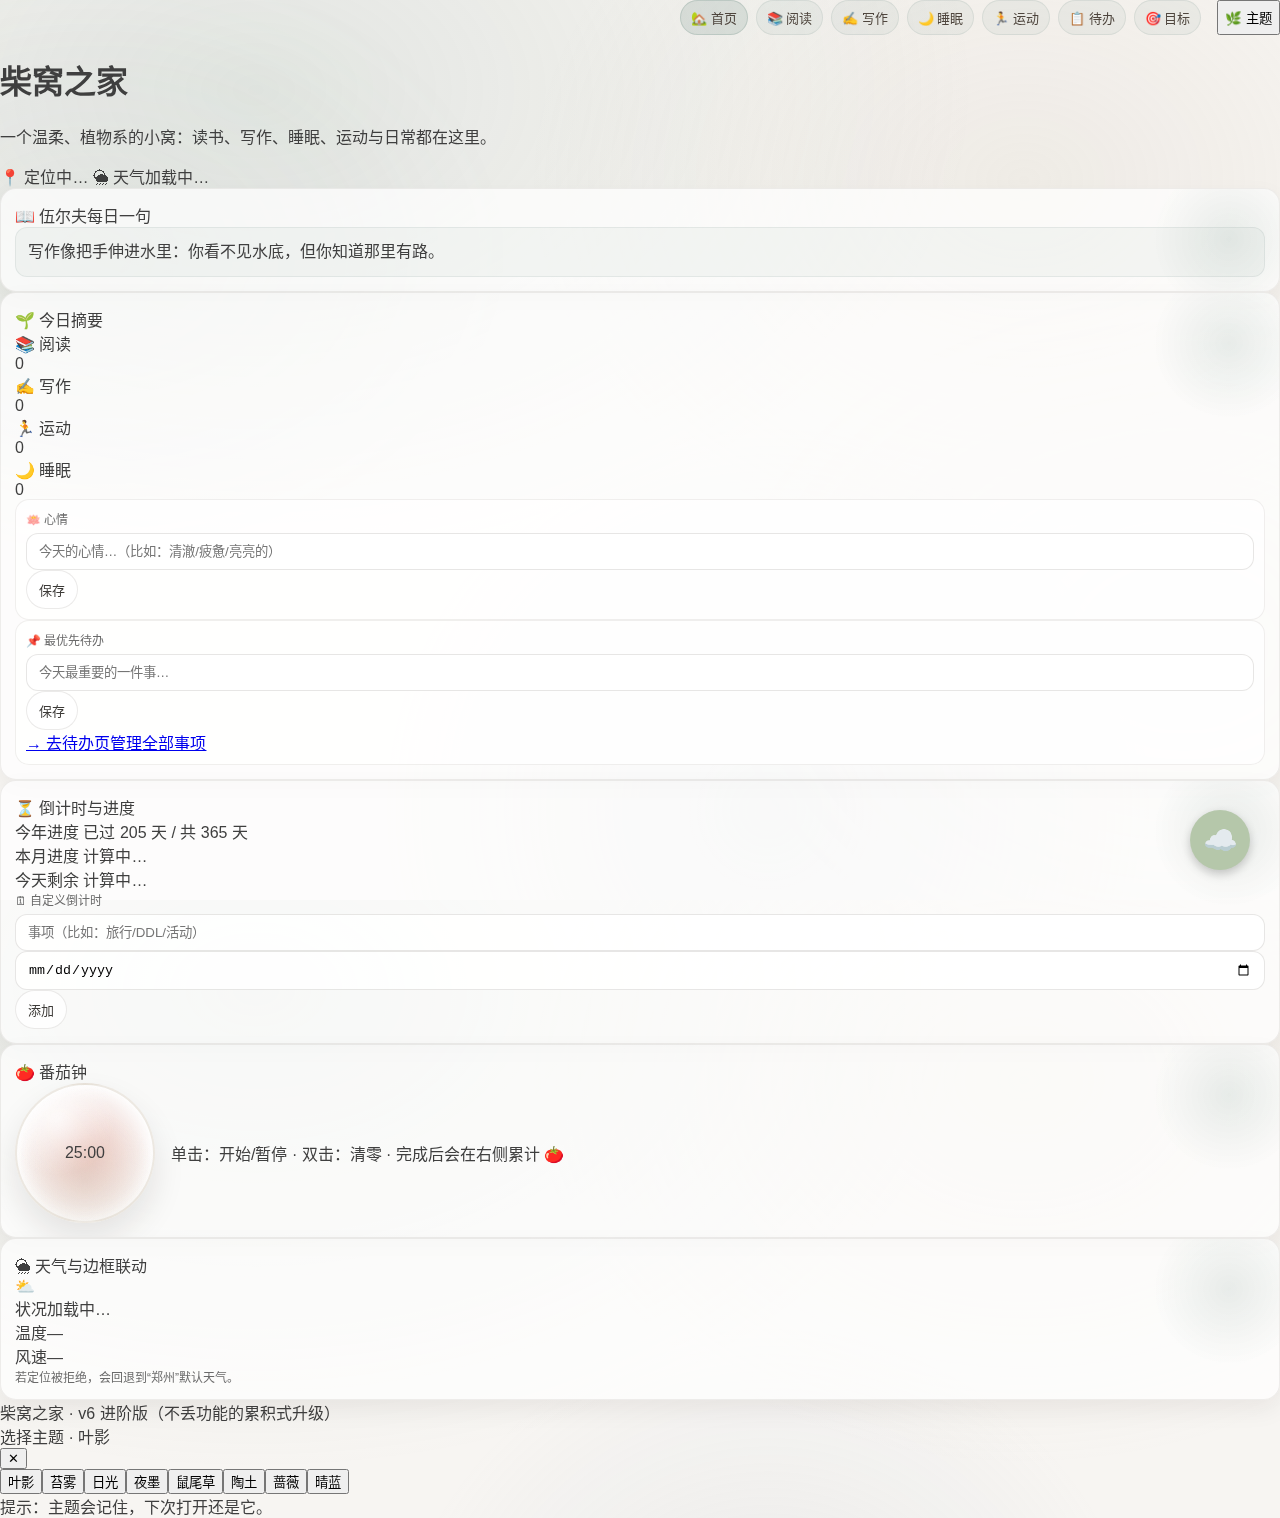
<file: index.html>
<!doctype html>
<html lang="zh-CN">
<head>
  <meta charset="utf-8" />
  <meta name="viewport" content="width=device-width,initial-scale=1" />
  <title>柴窝之家 · 首页</title>
  <link rel="stylesheet" href="style.css" />
  <link rel="stylesheet" href="chatbot.css" />
  <link rel="manifest" href="manifest.json" />
  <meta name="theme-color" content="#2f6b53" />
  <link rel="icon" href="icons/icon-192.png" />
  <link rel="apple-touch-icon" href="icons/icon-192.png" />

  <script defer src="themePicker.js"></script>
  <script defer src="pwa.js"></script>
  <script defer src="main.js"></script>
  <script defer src="chatbot.js"></script>
</head>
<body class="theme-leaf">
  <div class="border-frame" aria-hidden="true">
    <div class="border-pattern"></div>
    <div class="weather-ornaments" id="weatherOrnaments" aria-hidden="true"></div>
  </div>

  <div class="page">
    <nav class="top-nav">
  <a href="index.html" class="nav-item" data-nav="home">🏡 首页</a>
  <a href="reading.html" class="nav-item" data-nav="reading">📚 阅读</a>
  <a href="writing.html" class="nav-item" data-nav="writing">✍️ 写作</a>
  <a href="sleep.html" class="nav-item" data-nav="sleep">🌙 睡眠</a>
  <a href="exercise.html" class="nav-item" data-nav="exercise">🏃 运动</a>
  <a href="todo.html" class="nav-item" data-nav="todo">📋 待办</a>
  <a href="goals.html" class="nav-item" data-nav="goals">🎯 目标</a>
  <div class="nav-spacer"></div>
  <button id="themeToggle" class="chip-btn" title="切换主题">🌿 主题</button>
</nav>

    <header class="hero">
      <div class="hero-left">
        <h1 class="title">柴窝之家</h1>
        <p class="subtitle">一个温柔、植物系的小窝：读书、写作、睡眠、运动与日常都在这里。</p>
        <div class="hero-chips">
          <span class="chip" id="locationChip">📍 定位中…</span>
          <span class="chip" id="weatherChip">🌦 天气加载中…</span>
        </div>
      </div>

      <div class="hero-right">
        <div class="card compact">
          <div class="card-title">📖 伍尔夫每日一句</div>
          <blockquote class="quote" id="woolfQuote"></blockquote>
        </div>
      </div>
    </header>

    <main class="grid">
      <!-- 今日摘要 -->
      <section class="card" id="dailySummaryCard">
        <div class="card-title">🌱 今日摘要</div>
        <div class="summary-row">
          <div class="summary-pill">
            <div class="pill-k">📚 阅读</div>
            <div class="pill-v" id="sumReading">0</div>
          </div>
          <div class="summary-pill">
            <div class="pill-k">✍️ 写作</div>
            <div class="pill-v" id="sumWriting">0</div>
          </div>
          <div class="summary-pill">
            <div class="pill-k">🏃 运动</div>
            <div class="pill-v" id="sumExercise">0</div>
          </div>
          <div class="summary-pill">
            <div class="pill-k">🌙 睡眠</div>
            <div class="pill-v" id="sumSleep">0</div>
          </div>
        </div>

        <div class="two-col mt">
          <div class="mini">
            <div class="mini-title">🪷 心情</div>
            <div class="mini-body">
              <div class="mood-row">
                <input class="input" id="moodInput" placeholder="今天的心情…（比如：清澈/疲惫/亮亮的）" />
                <button class="btn" id="saveMoodBtn">保存</button>
              </div>
              <div class="hint" id="moodSavedHint"></div>
            </div>
          </div>

          <div class="mini">
            <div class="mini-title">📌 最优先待办</div>
            <div class="mini-body">
              <div class="todo-row">
                <input class="input" id="topTodoInput" placeholder="今天最重要的一件事…" />
                <button class="btn" id="saveTopTodoBtn">保存</button>
              </div>
              <div class="todo-big" id="topTodoDisplay"></div>
              <a class="link" href="todo.html">→ 去待办页管理全部事项</a>
            </div>
          </div>
        </div>
      </section>

      <!-- 倒计时与进度条 -->
      <section class="card">
        <div class="card-title">⏳ 倒计时与进度</div>

        <div class="progress-block">
          <div class="progress-head">
            <span>今年进度</span>
            <span class="mono" id="yearProgressText">计算中…</span>
          </div>
          <div class="progress-rail">
            <div class="progress-fill" id="yearProgressBar"></div>
          </div>
        </div>

        <div class="progress-block">
          <div class="progress-head">
            <span>本月进度</span>
            <span class="mono" id="monthProgressText">计算中…</span>
          </div>
          <div class="progress-rail">
            <div class="progress-fill" id="monthProgressBar"></div>
          </div>
        </div>

        <div class="progress-block">
          <div class="progress-head">
            <span>今天剩余</span>
            <span class="mono" id="dayProgressText">计算中…</span>
          </div>
          <div class="progress-rail">
            <div class="progress-fill" id="dayProgressBar"></div>
          </div>
        </div>

        <div class="divider"></div>

        <div class="custom-countdown">
          <div class="mini-title">🗓 自定义倒计时</div>
          <div class="row">
            <input class="input" id="ccTitle" placeholder="事项（比如：旅行/DDL/活动）" />
            <input class="input" id="ccDate" type="date" />
            <button class="btn" id="ccAdd">添加</button>
          </div>
          <div class="cc-list" id="ccList"></div>
        </div>
      </section>

      <!-- 番茄钟 -->
      <section class="card">
        <div class="card-title">🍅 番茄钟</div>
        <div class="pomodoro-wrap">
          <div class="tomato" id="tomatoBtn" title="单击开始/暂停；双击重置">
            <div class="tomato-shine"></div>
            <div class="tomato-time" id="pomodoroTime">25:00</div>
          </div>
          <div class="pomodoro-help">单击：开始/暂停 · 双击：清零 · 完成后会在右侧累计 🍅</div>
          <div class="tomato-line" id="tomatoLine"></div>
        </div>
      </section>

      <!-- 天气细节 -->
      <section class="card">
        <div class="card-title">🌦 天气与边框联动</div>
        <div class="weather-details">
          <div class="weather-big" id="weatherBig">⛅</div>
          <div class="weather-meta">
            <div class="weather-kv"><span class="k">状况</span><span class="v" id="weatherCond">加载中…</span></div>
            <div class="weather-kv"><span class="k">温度</span><span class="v" id="weatherTemp">—</span></div>
            <div class="weather-kv"><span class="k">风速</span><span class="v" id="weatherWind">—</span></div>
            <div class="hint">若定位被拒绝，会回退到“郑州”默认天气。</div>
          </div>
        </div>
      </section>
    </main>

    <footer class="footer">
      <span class="muted">柴窝之家 · v6 进阶版（不丢功能的累积式升级）</span>
    </footer>
  </div>

  <!-- 柴柴助理按钮与窗口 -->
  <button id="toggle-chatbot" class="floating-chat" aria-label="打开柴柴助理">☁️</button>
  <div id="chatbot-box" class="chatbox" role="dialog" aria-label="柴柴助理聊天窗">
    <div id="chatbot-header" class="chatbox-header">
      <span>柴柴助理 · 植物系小聊天</span>
      <button id="close-chatbot" class="chatbox-close" aria-label="关闭">×</button>
    </div>
    <div id="chat-area" class="chatbox-area"></div>
    <div id="user-input-container" class="chatbox-input">
      <input id="user-input" class="input" placeholder="和阿柴说点什么…" />
      <button id="send-btn" class="btn">发送</button>
    </div>
    <div class="chatbox-footnote">
      <span class="muted">提示：当前为离线本地“阿柴语料库”回复（无需API）。</span>
    </div>
  </div>

  <!-- Theme Picker Modal -->
  <div id="themePicker" class="theme-picker" aria-hidden="true">
    <div class="theme-picker-panel" role="dialog" aria-label="主题选择">
      <div class="theme-picker-head">
        <div class="theme-picker-title">选择主题 · <span id="themeCurrent">叶影</span></div>
        <button id="themeClose" class="icon-btn" aria-label="关闭">✕</button>
      </div>
      <div id="themeGrid" class="theme-grid"></div>
      <div class="theme-picker-tip">提示：主题会记住，下次打开还是它。</div>
    </div>
  </div>

</body>
</html>
</file>
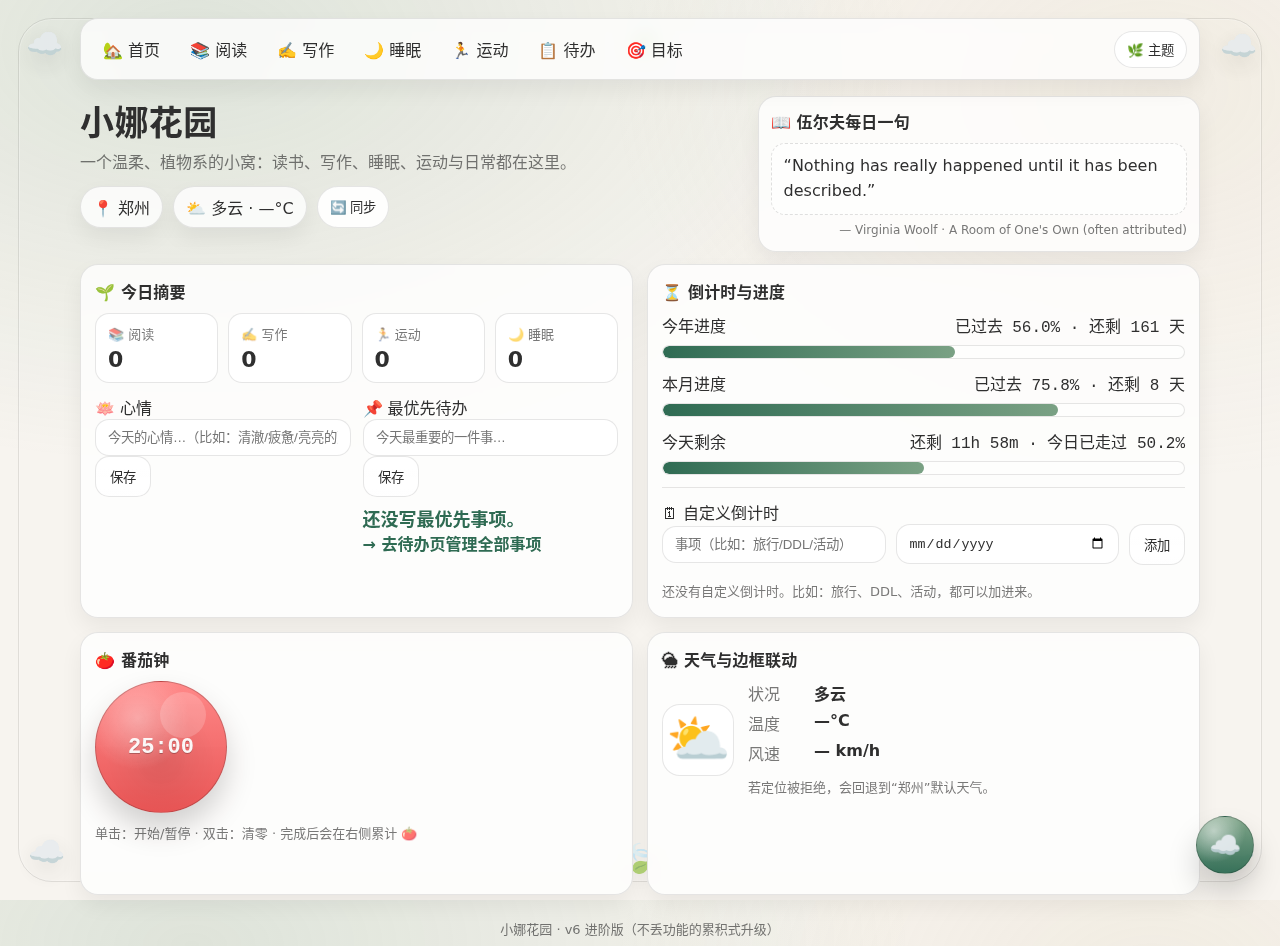
<file: 小娜花园_v8_移动端导航_同步_主题_随机伍尔夫_修复天气/index.html>
<!DOCTYPE html>

<html lang="zh-CN">
<head>
<meta charset="utf-8"/>
<meta content="width=device-width,initial-scale=1" name="viewport"/>
<title>小娜花园 · 首页</title>
<link href="style.css" rel="stylesheet"/>
<link href="chatbot.css" rel="stylesheet"/>
<link href="manifest.json" rel="manifest"/>
<meta content="#2f6b53" name="theme-color"/>
<link href="icons/icon-192.png" rel="icon"/>
<link href="icons/icon-192.png" rel="apple-touch-icon"/>
<script defer="" src="themePicker.js"></script>
<script defer="" src="pwa.js"></script>
<script defer="" src="woolfQuotes.js"></script>
<script defer="" src="quoteInit.js"></script><script defer="" src="sync.js"></script><script defer="" src="main.js"></script>
<script defer="" src="chatbot.js"></script>
</head>
<body class="theme-fern">
<div aria-hidden="true" class="border-frame">
<div class="border-pattern"></div>
<div aria-hidden="true" class="weather-ornaments" id="weatherOrnaments"></div>
</div>
<div class="page">
<nav class="top-nav"><a class="nav-item" data-nav="home" href="index.html">🏡 首页</a><a class="nav-item" data-nav="reading" href="reading.html">📚 阅读</a><a class="nav-item" data-nav="writing" href="writing.html">✍️ 写作</a><a class="nav-item" data-nav="sleep" href="sleep.html">🌙 睡眠</a><a class="nav-item nav-extra" data-nav="exercise" href="exercise.html">🏃 运动</a><a class="nav-item nav-extra" data-nav="todo" href="todo.html">📋 待办</a><a class="nav-item nav-extra" data-nav="goals" href="goals.html">🎯 目标</a><div class="nav-more"><button aria-expanded="false" aria-haspopup="true" class="nav-item nav-more-btn" id="moreBtn">⋯ 更多</button><div class="nav-more-menu" id="moreMenu" role="menu"><a class="nav-item" data-nav="exercise" href="exercise.html" role="menuitem">🏃 运动</a><a class="nav-item" data-nav="todo" href="todo.html" role="menuitem">📋 待办</a><a class="nav-item" data-nav="goals" href="goals.html" role="menuitem">🎯 目标</a></div></div><div class="nav-spacer"></div><button class="chip-btn" id="themeToggle" title="选择主题">🌿 主题</button></nav>
<header class="hero">
<div class="hero-left">
<h1 class="title">小娜花园</h1>
<p class="subtitle">一个温柔、植物系的小窝：读书、写作、睡眠、运动与日常都在这里。</p>
<div class="hero-chips">
<span class="chip" id="locationChip">📍 定位中…</span>
<span class="chip" id="weatherChip">🌦 天气加载中…</span>
<button class="chip-btn" id="syncOpen" title="跨设备同步（备份/导入）">🔄 同步</button></div>
</div>
<div class="hero-right">
<div class="card compact">
<div class="card-title">📖 伍尔夫每日一句</div>
<blockquote class="quote" id="woolfQuote"></blockquote><div class="quote-src" id="woolfQuoteSource"></div>
</div>
</div>
</header>
<main class="grid">
<!-- 今日摘要 -->
<section class="card" id="dailySummaryCard">
<div class="card-title">🌱 今日摘要</div>
<div class="summary-row">
<div class="summary-pill">
<div class="pill-k">📚 阅读</div>
<div class="pill-v" id="sumReading">0</div>
</div>
<div class="summary-pill">
<div class="pill-k">✍️ 写作</div>
<div class="pill-v" id="sumWriting">0</div>
</div>
<div class="summary-pill">
<div class="pill-k">🏃 运动</div>
<div class="pill-v" id="sumExercise">0</div>
</div>
<div class="summary-pill">
<div class="pill-k">🌙 睡眠</div>
<div class="pill-v" id="sumSleep">0</div>
</div>
</div>
<div class="two-col mt">
<div class="mini">
<div class="mini-title">🪷 心情</div>
<div class="mini-body">
<div class="mood-row">
<input class="input" id="moodInput" placeholder="今天的心情…（比如：清澈/疲惫/亮亮的）"/>
<button class="btn" id="saveMoodBtn">保存</button>
</div>
<div class="hint" id="moodSavedHint"></div>
</div>
</div>
<div class="mini">
<div class="mini-title">📌 最优先待办</div>
<div class="mini-body">
<div class="todo-row">
<input class="input" id="topTodoInput" placeholder="今天最重要的一件事…"/>
<button class="btn" id="saveTopTodoBtn">保存</button>
</div>
<div class="todo-big" id="topTodoDisplay"></div>
<a class="link" href="todo.html">→ 去待办页管理全部事项</a>
</div>
</div>
</div>
</section>
<!-- 倒计时与进度条 -->
<section class="card">
<div class="card-title">⏳ 倒计时与进度</div>
<div class="progress-block">
<div class="progress-head">
<span>今年进度</span>
<span class="mono" id="yearProgressText">计算中…</span>
</div>
<div class="progress-rail">
<div class="progress-fill" id="yearProgressBar"></div>
</div>
</div>
<div class="progress-block">
<div class="progress-head">
<span>本月进度</span>
<span class="mono" id="monthProgressText">计算中…</span>
</div>
<div class="progress-rail">
<div class="progress-fill" id="monthProgressBar"></div>
</div>
</div>
<div class="progress-block">
<div class="progress-head">
<span>今天剩余</span>
<span class="mono" id="dayProgressText">计算中…</span>
</div>
<div class="progress-rail">
<div class="progress-fill" id="dayProgressBar"></div>
</div>
</div>
<div class="divider"></div>
<div class="custom-countdown">
<div class="mini-title">🗓 自定义倒计时</div>
<div class="row">
<input class="input" id="ccTitle" placeholder="事项（比如：旅行/DDL/活动）"/>
<input class="input" id="ccDate" type="date"/>
<button class="btn" id="ccAdd">添加</button>
</div>
<div class="cc-list" id="ccList"></div>
</div>
</section>
<!-- 番茄钟 -->
<section class="card">
<div class="card-title">🍅 番茄钟</div>
<div class="pomodoro-wrap">
<div class="tomato" id="tomatoBtn" title="单击开始/暂停；双击重置">
<div class="tomato-shine"></div>
<div class="tomato-time" id="pomodoroTime">25:00</div>
</div>
<div class="pomodoro-help">单击：开始/暂停 · 双击：清零 · 完成后会在右侧累计 🍅</div>
<div class="tomato-line" id="tomatoLine"></div>
</div>
</section>
<!-- 天气细节 -->
<section class="card">
<div class="card-title">🌦 天气与边框联动</div>
<div class="weather-details">
<div class="weather-big" id="weatherBig">⛅</div>
<div class="weather-meta">
<div class="weather-kv"><span class="k">状况</span><span class="v" id="weatherCond">加载中…</span></div>
<div class="weather-kv"><span class="k">温度</span><span class="v" id="weatherTemp">—</span></div>
<div class="weather-kv"><span class="k">风速</span><span class="v" id="weatherWind">—</span></div>
<div class="hint">若定位被拒绝，会回退到“郑州”默认天气。</div>
</div>
</div>
</section>
</main>
<footer class="footer">
<span class="muted">小娜花园 · v6 进阶版（不丢功能的累积式升级）</span>
</footer>
</div>
<!-- 柴柴助理按钮与窗口 -->
<button aria-label="打开柴柴助理" class="floating-chat" id="toggle-chatbot">☁️</button>
<div aria-label="柴柴助理聊天窗" class="chatbox" id="chatbot-box" role="dialog">
<div class="chatbox-header" id="chatbot-header">
<span>柴柴助理 · 植物系小聊天</span>
<button aria-label="关闭" class="chatbox-close" id="close-chatbot">×</button>
</div>
<div class="chatbox-area" id="chat-area"></div>
<div class="chatbox-input" id="user-input-container">
<input class="input" id="user-input" placeholder="和阿柴说点什么…"/>
<button class="btn" id="send-btn">发送</button>
</div>
<div class="chatbox-footnote">
<span class="muted">提示：当前为离线本地“阿柴语料库”回复（无需API）。</span>
</div>
</div>
<!-- Theme Picker Modal -->
<div aria-hidden="true" class="theme-picker" id="themePicker">
<div aria-label="主题选择" class="theme-picker-panel" role="dialog">
<div class="theme-picker-head">
<div class="theme-picker-title">选择主题 · <span id="themeCurrent">叶影</span></div>
<button aria-label="关闭" class="icon-btn" id="themeClose">✕</button>
</div>
<div class="theme-grid" id="themeGrid"></div>
<div class="theme-picker-tip">提示：主题会记住，下次打开还是它。</div>
</div>
</div>
<div aria-hidden="true" class="modal" id="syncModal"><div class="modal-card"><div class="modal-head"><div class="card-title">🔄 跨设备同步</div><button class="icon-btn" id="syncClose">✕</button></div><div class="modal-body"><p class="hint">说明：当前版本不使用云端账号，所以数据会保存在本设备浏览器里。想在电脑与手机之间同步，请导出备份文件或复制同步码到另一台设备导入。</p><div class="row"><button class="btn" id="syncExport">导出备份 + 生成同步码</button></div><textarea class="textarea" id="syncCode" placeholder="点“导出”后会生成同步码，也可粘贴别处的同步码再导入。" rows="5"></textarea><div class="row"><button class="btn ghost" id="syncCopy">复制同步码</button><button class="btn" id="syncPasteBtn">导入同步码</button></div><div class="divider"></div><input accept="application/json" class="input" id="syncImportFile" type="file"/><div class="row"><button class="btn" id="syncImportBtn">导入备份文件</button></div></div></div></div></body>
</html>
</file>
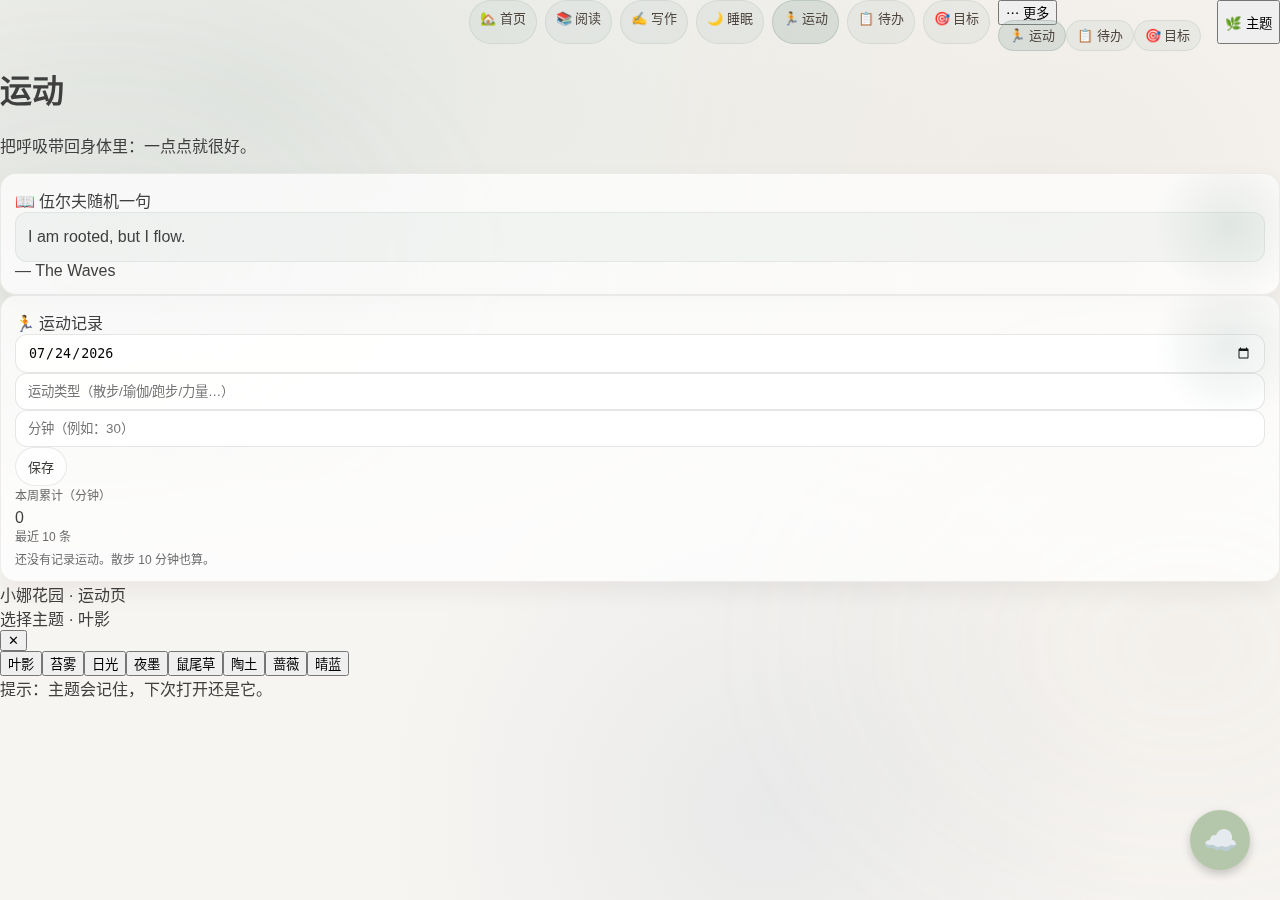
<file: exercise.html>
<!DOCTYPE html>

<html lang="zh-CN">
<head>
<meta charset="utf-8"/>
<meta content="width=device-width,initial-scale=1" name="viewport"/>
<title>小娜花园 · 运动</title>
<link href="style.css" rel="stylesheet"/>
<link href="chatbot.css" rel="stylesheet"/>
<link href="manifest.json" rel="manifest"/>
<meta content="#2f6b53" name="theme-color"/>
<link href="icons/icon-192.png" rel="icon"/>
<link href="icons/icon-192.png" rel="apple-touch-icon"/>
<script defer="" src="themePicker.js"></script>
<script defer="" src="pwa.js"></script>
<script defer="" src="exercise.js"></script>
<script defer="" src="chatbot.js"></script>
<script defer="" src="woolfQuotes.js"></script>
<script defer="" src="quoteInit.js"></script><script defer="" src="sync.js"></script></head>
<body class="theme-fern">
<div aria-hidden="true" class="border-frame">
<div class="border-pattern"></div>
<div aria-hidden="true" class="weather-ornaments" id="weatherOrnaments"></div>
</div>
<div class="page">
<nav class="top-nav"><a class="nav-item" data-nav="home" href="index.html">🏡 首页</a><a class="nav-item" data-nav="reading" href="reading.html">📚 阅读</a><a class="nav-item" data-nav="writing" href="writing.html">✍️ 写作</a><a class="nav-item" data-nav="sleep" href="sleep.html">🌙 睡眠</a><a class="nav-item nav-extra" data-nav="exercise" href="exercise.html">🏃 运动</a><a class="nav-item nav-extra" data-nav="todo" href="todo.html">📋 待办</a><a class="nav-item nav-extra" data-nav="goals" href="goals.html">🎯 目标</a><div class="nav-more"><button aria-expanded="false" aria-haspopup="true" class="nav-item nav-more-btn" id="moreBtn">⋯ 更多</button><div class="nav-more-menu" id="moreMenu" role="menu"><a class="nav-item" data-nav="exercise" href="exercise.html" role="menuitem">🏃 运动</a><a class="nav-item" data-nav="todo" href="todo.html" role="menuitem">📋 待办</a><a class="nav-item" data-nav="goals" href="goals.html" role="menuitem">🎯 目标</a></div></div><div class="nav-spacer"></div><button class="chip-btn" id="themeToggle" title="选择主题">🌿 主题</button></nav>
<header class="hero">
<div class="hero-left">
<h1 class="title">运动</h1>
<p class="subtitle">把呼吸带回身体里：一点点就很好。</p>
</div>
<div class="hero-right">
<div class="card compact"><div class="card-title">📖 伍尔夫随机一句</div><blockquote class="quote" id="woolfQuote"></blockquote><div class="quote-src" id="woolfQuoteSource"></div></div>
</div>
</header>
<main class="grid">
<section class="card span-2">
<div class="card-title">🏃 运动记录</div>
<div class="row">
<input class="input" id="eDate" type="date"/>
<input class="input" id="eWhat" placeholder="运动类型（散步/瑜伽/跑步/力量…）"/>
<input class="input" id="eMin" min="0" placeholder="分钟（例如：30）" step="5" type="number"/>
<button class="btn" id="eSave">保存</button>
</div>
<div class="divider"></div>
<div class="mini-title">本周累计（分钟）</div>
<div class="big-num" id="eWeekTotal">0</div>
<div class="mini-title mt">最近 10 条</div>
<div class="kv-list" id="eList"></div>
</section>
</main>
<footer class="footer"><span class="muted">小娜花园 · 运动页</span></footer>
</div>
<button aria-label="打开柴柴助理" class="floating-chat" id="toggle-chatbot">☁️</button>
<div aria-label="柴柴助理聊天窗" class="chatbox" id="chatbot-box" role="dialog">
<div class="chatbox-header" id="chatbot-header">
<span>柴柴助理</span>
<button aria-label="关闭" class="chatbox-close" id="close-chatbot">×</button>
</div>
<div class="chatbox-area" id="chat-area"></div>
<div class="chatbox-input" id="user-input-container">
<input class="input" id="user-input" placeholder="我在呢…"/>
<button class="btn" id="send-btn">发送</button>
</div>
<div class="chatbox-footnote"><span class="muted">需要 /api/chat + OPENAI_API_KEY。</span></div>
</div>
<!-- Theme Picker Modal -->
<div aria-hidden="true" class="theme-picker" id="themePicker">
<div aria-label="主题选择" class="theme-picker-panel" role="dialog">
<div class="theme-picker-head">
<div class="theme-picker-title">选择主题 · <span id="themeCurrent">叶影</span></div>
<button aria-label="关闭" class="icon-btn" id="themeClose">✕</button>
</div>
<div class="theme-grid" id="themeGrid"></div>
<div class="theme-picker-tip">提示：主题会记住，下次打开还是它。</div>
</div>
</div>
</body>
</html>
</file>
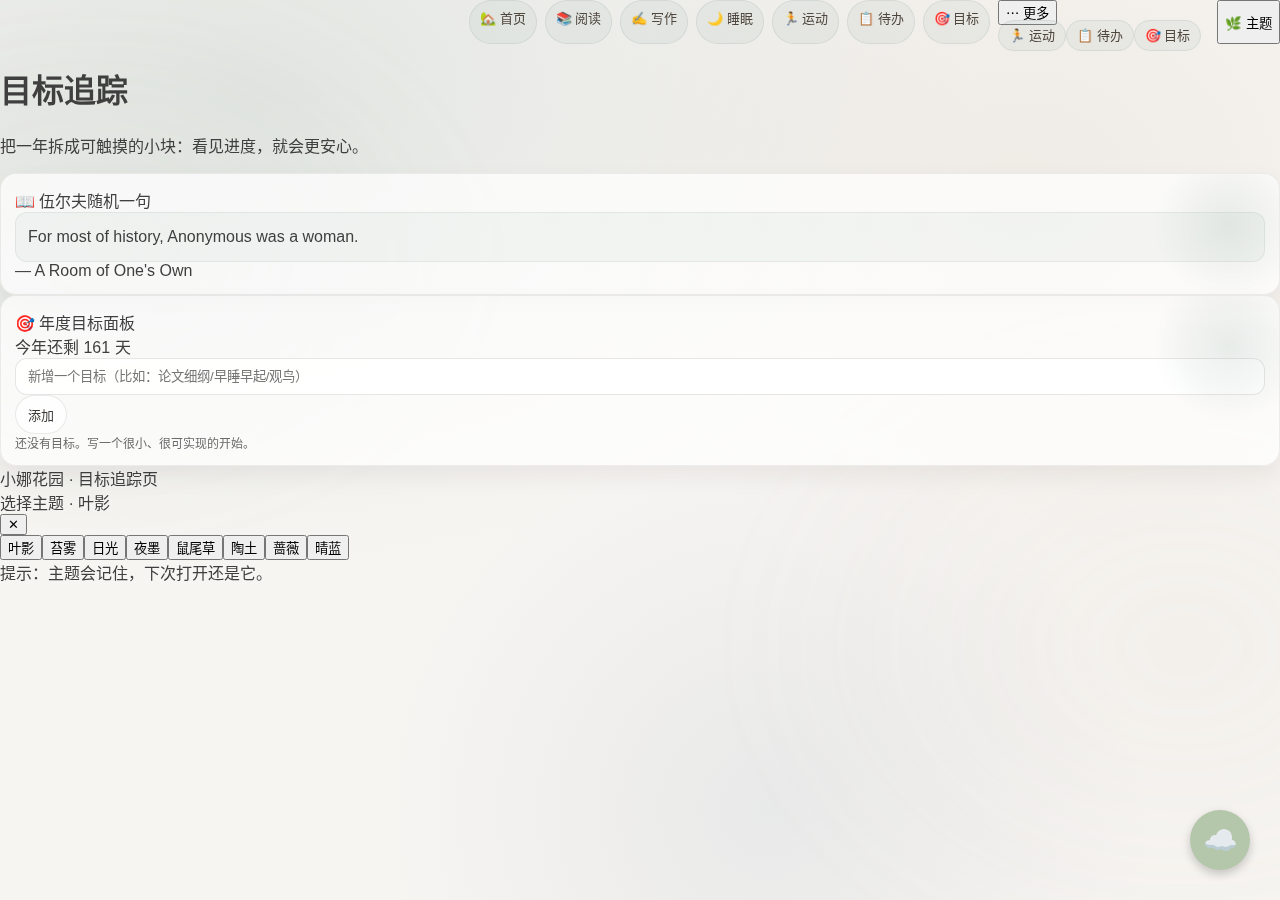
<file: focus.html>
<!DOCTYPE html>

<html lang="zh-CN">
<head>
<meta charset="utf-8"/>
<meta content="width=device-width,initial-scale=1" name="viewport"/>
<title>小娜花园 · 目标</title>
<link href="style.css" rel="stylesheet"/>
<link href="chatbot.css" rel="stylesheet"/>
<link href="manifest.json" rel="manifest"/>
<meta content="#2f6b53" name="theme-color"/>
<link href="icons/icon-192.png" rel="icon"/>
<link href="icons/icon-192.png" rel="apple-touch-icon"/>
<script defer="" src="themePicker.js"></script>
<script defer="" src="pwa.js"></script>
<script defer="" src="goals.js"></script>
<script defer="" src="chatbot.js"></script>
<script defer="" src="woolfQuotes.js"></script>
<script defer="" src="quoteInit.js"></script><script defer="" src="sync.js"></script></head>
<body class="theme-fern">
<div aria-hidden="true" class="border-frame">
<div class="border-pattern"></div>
<div aria-hidden="true" class="weather-ornaments" id="weatherOrnaments"></div>
</div>
<div class="page">
<nav class="top-nav"><a class="nav-item" data-nav="home" href="index.html">🏡 首页</a><a class="nav-item" data-nav="reading" href="reading.html">📚 阅读</a><a class="nav-item" data-nav="writing" href="writing.html">✍️ 写作</a><a class="nav-item" data-nav="sleep" href="sleep.html">🌙 睡眠</a><a class="nav-item nav-extra" data-nav="exercise" href="exercise.html">🏃 运动</a><a class="nav-item nav-extra" data-nav="todo" href="todo.html">📋 待办</a><a class="nav-item nav-extra" data-nav="goals" href="goals.html">🎯 目标</a><div class="nav-more"><button aria-expanded="false" aria-haspopup="true" class="nav-item nav-more-btn" id="moreBtn">⋯ 更多</button><div class="nav-more-menu" id="moreMenu" role="menu"><a class="nav-item" data-nav="exercise" href="exercise.html" role="menuitem">🏃 运动</a><a class="nav-item" data-nav="todo" href="todo.html" role="menuitem">📋 待办</a><a class="nav-item" data-nav="goals" href="goals.html" role="menuitem">🎯 目标</a></div></div><div class="nav-spacer"></div><button class="chip-btn" id="themeToggle" title="选择主题">🌿 主题</button></nav>
<header class="hero">
<div class="hero-left">
<h1 class="title">目标追踪</h1>
<p class="subtitle">把一年拆成可触摸的小块：看见进度，就会更安心。</p>
</div>
<div class="hero-right">
<div class="card compact"><div class="card-title">📖 伍尔夫随机一句</div><blockquote class="quote" id="woolfQuote"></blockquote><div class="quote-src" id="woolfQuoteSource"></div></div>
</div>
</header>
<main class="grid">
<section class="card span-2">
<div class="card-title">🎯 年度目标面板</div>
<div class="progress-block">
<div class="progress-head">
<span>今年还剩</span>
<span class="mono" id="gDaysLeft">—</span>
</div>
<div class="progress-rail">
<div class="progress-fill" id="gYearFill"></div>
</div>
</div>
<div class="divider"></div>
<div class="row">
<input class="input" id="gText" placeholder="新增一个目标（比如：论文细纲/早睡早起/观鸟）"/>
<button class="btn" id="gAdd">添加</button>
</div>
<div class="todo-list" id="gList"></div>
</section>
</main>
<footer class="footer"><span class="muted">小娜花园 · 目标追踪页</span></footer>
</div>
<button aria-label="打开柴柴助理" class="floating-chat" id="toggle-chatbot">☁️</button>
<div aria-label="柴柴助理聊天窗" class="chatbox" id="chatbot-box" role="dialog">
<div class="chatbox-header" id="chatbot-header">
<span>柴柴助理</span>
<button aria-label="关闭" class="chatbox-close" id="close-chatbot">×</button>
</div>
<div class="chatbox-area" id="chat-area"></div>
<div class="chatbox-input" id="user-input-container">
<input class="input" id="user-input" placeholder="我在呢…"/>
<button class="btn" id="send-btn">发送</button>
</div>
<div class="chatbox-footnote"><span class="muted">需要 /api/chat + OPENAI_API_KEY。</span></div>
</div>
<!-- Theme Picker Modal -->
<div aria-hidden="true" class="theme-picker" id="themePicker">
<div aria-label="主题选择" class="theme-picker-panel" role="dialog">
<div class="theme-picker-head">
<div class="theme-picker-title">选择主题 · <span id="themeCurrent">叶影</span></div>
<button aria-label="关闭" class="icon-btn" id="themeClose">✕</button>
</div>
<div class="theme-grid" id="themeGrid"></div>
<div class="theme-picker-tip">提示：主题会记住，下次打开还是它。</div>
</div>
</div>
</body>
</html>
</file>
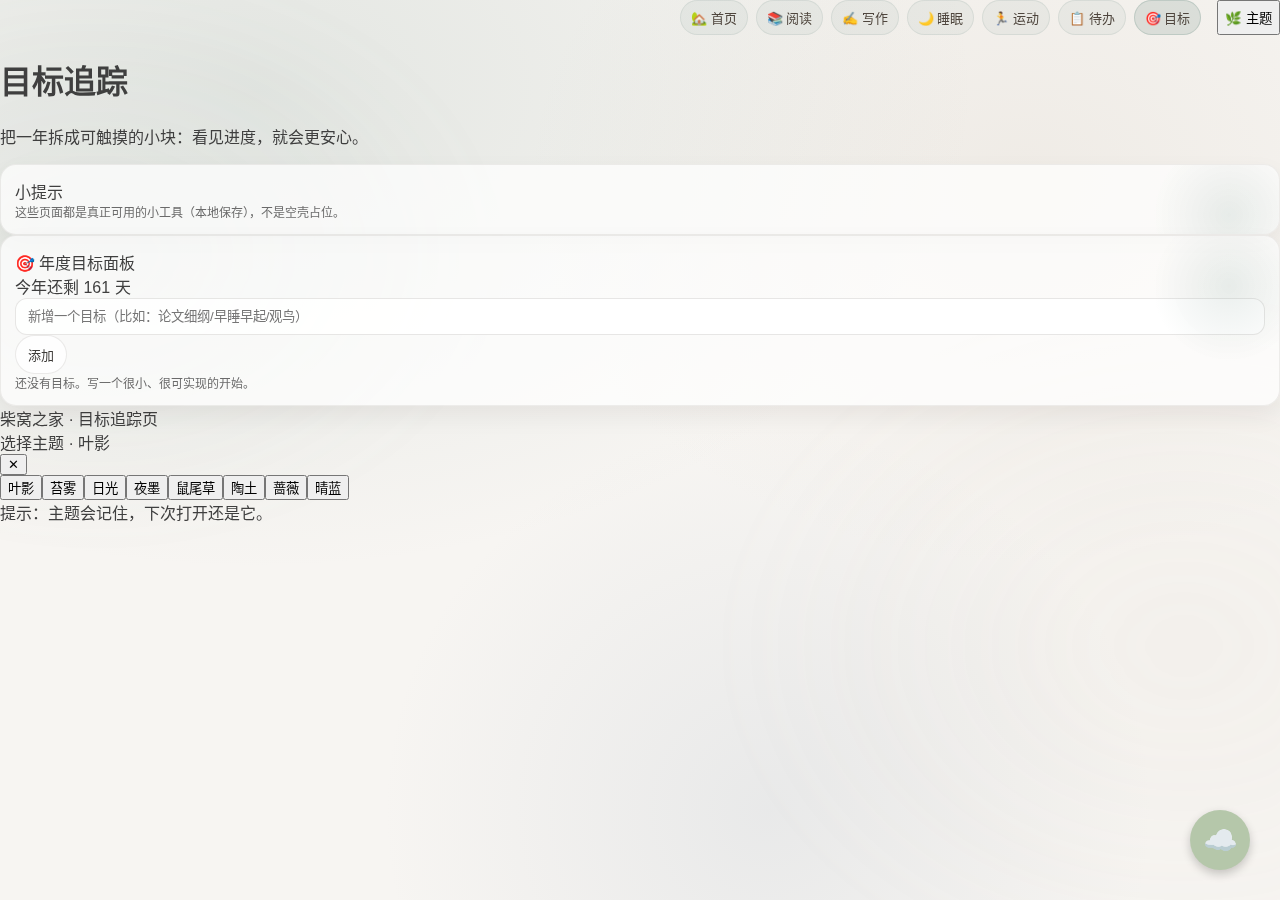
<file: goals.html>
<!doctype html>
<html lang="zh-CN">
<head>
  <meta charset="utf-8" />
  <meta name="viewport" content="width=device-width,initial-scale=1" />
  <title>柴窝之家 · 目标追踪</title>
  <link rel="stylesheet" href="style.css" />
  <link rel="stylesheet" href="chatbot.css" />
  <link rel="manifest" href="manifest.json" />
  <meta name="theme-color" content="#2f6b53" />
  <link rel="icon" href="icons/icon-192.png" />
  <link rel="apple-touch-icon" href="icons/icon-192.png" />

  <script defer src="themePicker.js"></script>
  <script defer src="pwa.js"></script>
  <script defer src="goals.js"></script>
  <script defer src="chatbot.js"></script>
</head>
<body class="theme-leaf">
  <div class="border-frame" aria-hidden="true">
    <div class="border-pattern"></div>
    <div class="weather-ornaments" id="weatherOrnaments" aria-hidden="true"></div>
  </div>
  <div class="page">
    <nav class="top-nav">
  <a href="index.html" class="nav-item" data-nav="home">🏡 首页</a>
  <a href="reading.html" class="nav-item" data-nav="reading">📚 阅读</a>
  <a href="writing.html" class="nav-item" data-nav="writing">✍️ 写作</a>
  <a href="sleep.html" class="nav-item" data-nav="sleep">🌙 睡眠</a>
  <a href="exercise.html" class="nav-item" data-nav="exercise">🏃 运动</a>
  <a href="todo.html" class="nav-item" data-nav="todo">📋 待办</a>
  <a href="goals.html" class="nav-item" data-nav="goals">🎯 目标</a>
  <div class="nav-spacer"></div>
  <button id="themeToggle" class="chip-btn" title="切换主题">🌿 主题</button>
</nav>
    <header class="hero">
      <div class="hero-left">
        <h1 class="title">目标追踪</h1>
        <p class="subtitle">把一年拆成可触摸的小块：看见进度，就会更安心。</p>
      </div>
      <div class="hero-right">
        <div class="card compact">
          <div class="card-title">小提示</div>
          <div class="hint">这些页面都是真正可用的小工具（本地保存），不是空壳占位。</div>
        </div>
      </div>
    </header>
    <main class="grid">
      
<section class="card span-2">
  <div class="card-title">🎯 年度目标面板</div>
  <div class="progress-block">
    <div class="progress-head">
      <span>今年还剩</span>
      <span class="mono" id="gDaysLeft">—</span>
    </div>
    <div class="progress-rail">
      <div class="progress-fill" id="gYearFill"></div>
    </div>
  </div>
  <div class="divider"></div>
  <div class="row">
    <input class="input" id="gText" placeholder="新增一个目标（比如：论文细纲/早睡早起/观鸟）" />
    <button class="btn" id="gAdd">添加</button>
  </div>
  <div id="gList" class="todo-list"></div>
</section>

    </main>
    <footer class="footer"><span class="muted">柴窝之家 · 目标追踪页</span></footer>
  </div>

  <button id="toggle-chatbot" class="floating-chat" aria-label="打开柴柴助理">☁️</button>
  <div id="chatbot-box" class="chatbox" role="dialog" aria-label="柴柴助理聊天窗">
    <div id="chatbot-header" class="chatbox-header">
      <span>柴柴助理</span>
      <button id="close-chatbot" class="chatbox-close" aria-label="关闭">×</button>
    </div>
    <div id="chat-area" class="chatbox-area"></div>
    <div id="user-input-container" class="chatbox-input">
      <input id="user-input" class="input" placeholder="我在呢…" />
      <button id="send-btn" class="btn">发送</button>
    </div>
    <div class="chatbox-footnote"><span class="muted">需要 /api/chat + OPENAI_API_KEY。</span></div>
  </div>

  <!-- Theme Picker Modal -->
  <div id="themePicker" class="theme-picker" aria-hidden="true">
    <div class="theme-picker-panel" role="dialog" aria-label="主题选择">
      <div class="theme-picker-head">
        <div class="theme-picker-title">选择主题 · <span id="themeCurrent">叶影</span></div>
        <button id="themeClose" class="icon-btn" aria-label="关闭">✕</button>
      </div>
      <div id="themeGrid" class="theme-grid"></div>
      <div class="theme-picker-tip">提示：主题会记住，下次打开还是它。</div>
    </div>
  </div>

</body>
</html>
</file>
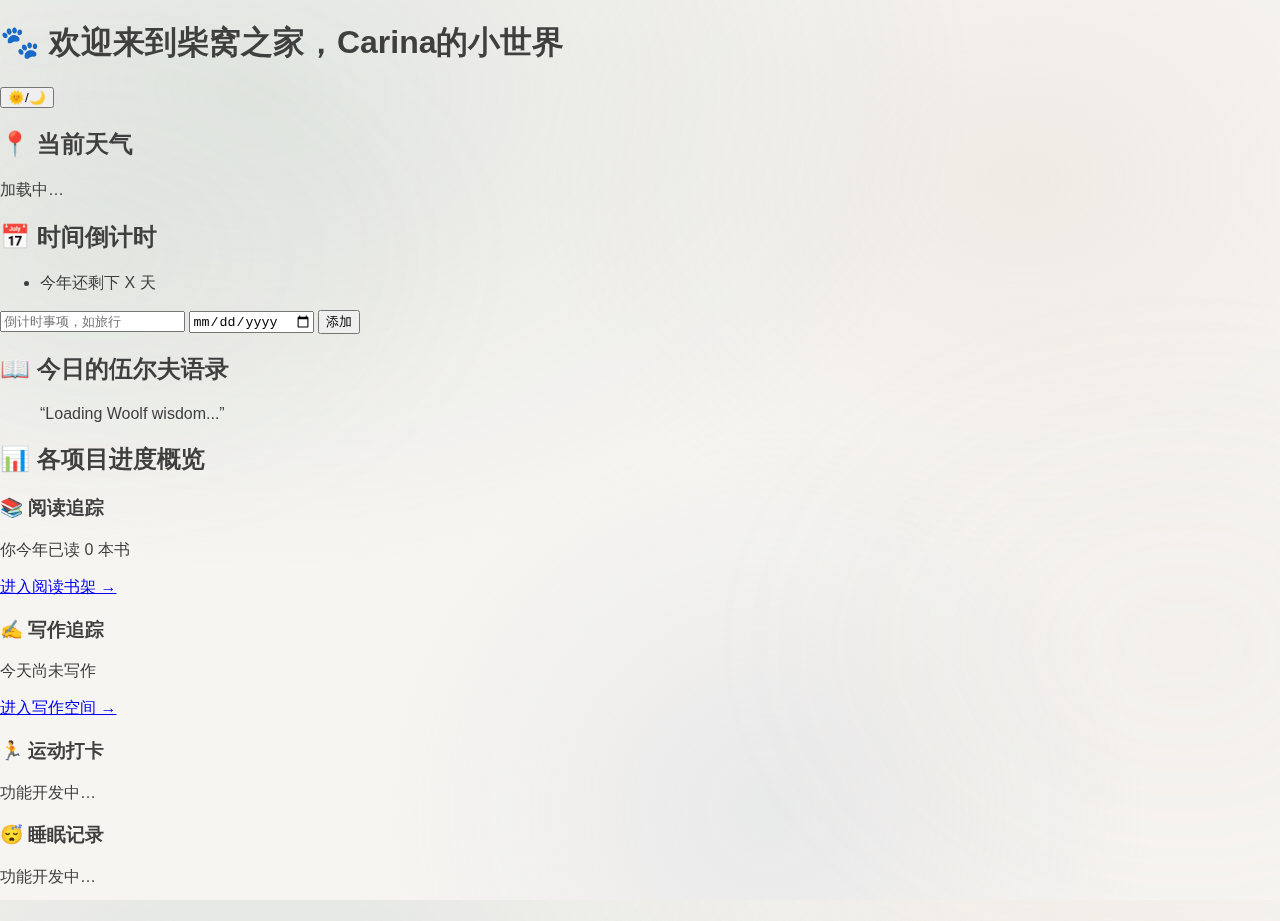
<file: index-2.html>
<!DOCTYPE html>
<html lang="zh">
<head>
  <meta charset="UTF-8" />
  <meta name="viewport" content="width=device-width, initial-scale=1.0"/>
  <title>柴窝之家 · 主页</title>
  <link rel="stylesheet" href="style.css"/>
  <script defer src="main.js"></script>
</head>
<body>
  <div id="app">
    <header>
      <h1>🐾 欢迎来到柴窝之家，Carina的小世界</h1>
      <button id="toggle-theme">🌞/🌙</button>
    </header>

    <section id="summary">
      <div class="module" id="weather-module">
        <h2>📍 当前天气</h2>
        <div id="weather-display">加载中…</div>
      </div>

      <div class="module" id="countdown-module">
        <h2>📅 时间倒计时</h2>
        <ul>
          <li id="year-end-countdown">今年还剩下 X 天</li>
        </ul>
        <form id="custom-countdown-form">
          <input type="text" placeholder="倒计时事项，如旅行" id="event-name"/>
          <input type="date" id="event-date"/>
          <button type="submit">添加</button>
        </form>
        <ul id="custom-countdown-list"></ul>
      </div>

      <div class="module" id="quote-module">
        <h2>📖 今日的伍尔夫语录</h2>
        <blockquote id="quote-text">“Loading Woolf wisdom...”</blockquote>
      </div>
    </section>

    <section id="project-status">
      <h2>📊 各项目进度概览</h2>
      <div class="module-grid">
        <div class="module">
          <h3>📚 阅读追踪</h3>
          <p id="book-progress">你今年已读 0 本书</p>
          <a href="reading.html">进入阅读书架 →</a>
        </div>
        <div class="module">
          <h3>✍️ 写作追踪</h3>
          <p id="writing-summary">今天尚未写作</p>
          <a href="writing.html">进入写作空间 →</a>
        </div>
        <div class="module">
          <h3>🏃 运动打卡</h3>
          <p>功能开发中…</p>
        </div>
        <div class="module">
          <h3>😴 睡眠记录</h3>
          <p>功能开发中…</p>
        </div>
      </div>
    </section>
  </div>
</body>
</html>
</file>
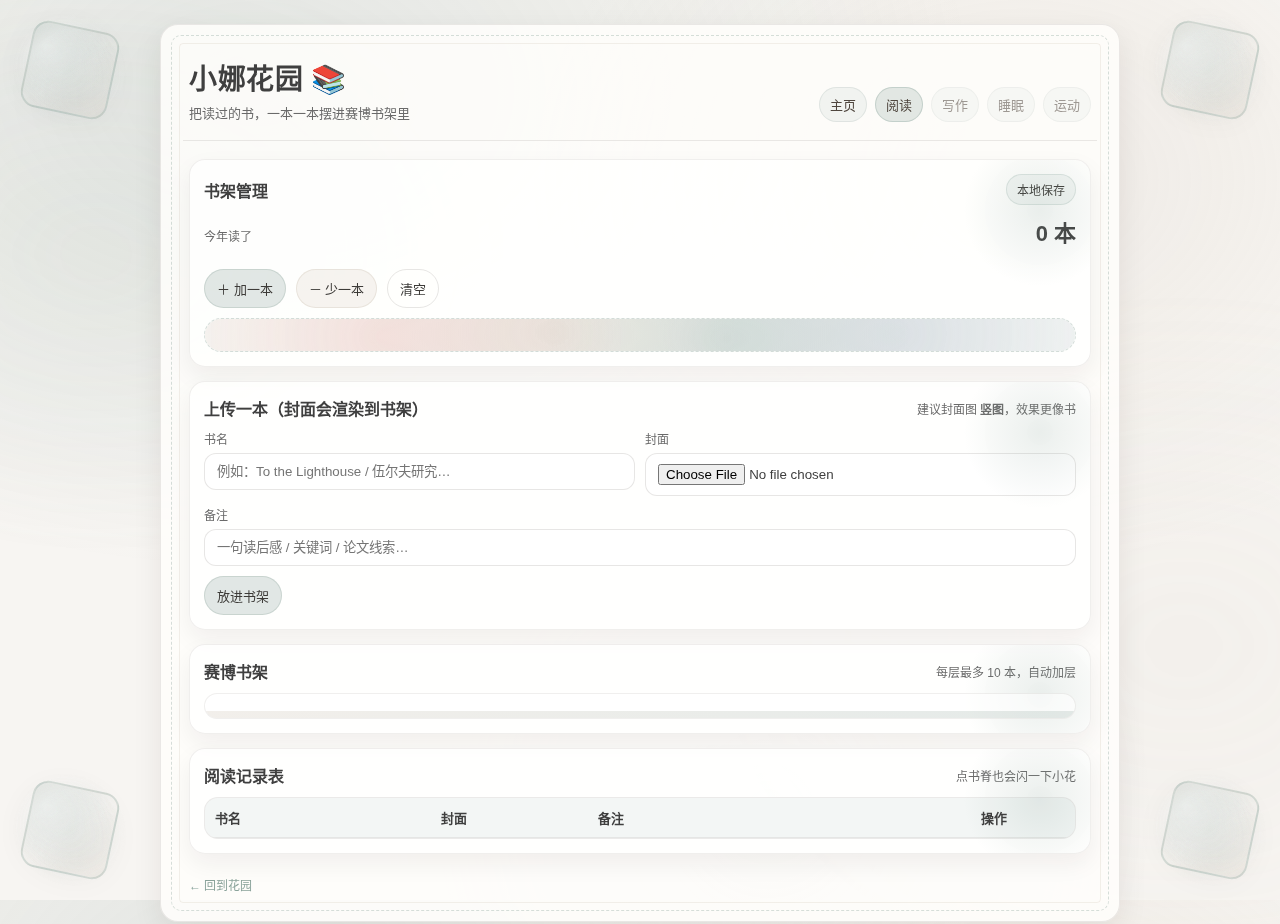
<file: reading.html>
<!DOCTYPE html>
<html lang="zh-CN">
<head>
  <meta charset="UTF-8" />
  <meta name="viewport" content="width=device-width, initial-scale=1.0"/>
  <title>阅读书架 · 小娜花园</title>
  <link rel="stylesheet" href="style.css"/>
  <script defer src="reading.js"></script>
</head>
<body class="morandi-theme" data-theme="fern">
  <div class="garden-frame" aria-hidden="true">
    <button class="ornament corner tl" data-orn="tl" tabindex="-1" aria-hidden="true"></button>
    <button class="ornament corner tr" data-orn="tr" tabindex="-1" aria-hidden="true"></button>
    <button class="ornament corner bl" data-orn="bl" tabindex="-1" aria-hidden="true"></button>
    <button class="ornament corner br" data-orn="br" tabindex="-1" aria-hidden="true"></button>
  </div>

  <div class="page-container">
    <header class="site-header">
      <div class="brand">
        <h1>小娜花园 <span class="brand-emoji">📚</span></h1>
        <div class="tagline">把读过的书，一本一本摆进赛博书架里</div>
      </div>
      <nav class="top-nav" aria-label="主导航">
        <a href="index.html">主页</a>
        <a href="reading.html" class="active">阅读</a>
        <a href="#" class="nav-disabled" title="待建造">写作</a>
        <a href="#" class="nav-disabled" title="待建造">睡眠</a>
        <a href="#" class="nav-disabled" title="待建造">运动</a>
      </nav>
    </header>

    <main class="layout">
      <section class="card">
        <div class="card-header">
          <h2>书架管理</h2>
          <span class="pill">本地保存</span>
        </div>

        <div class="shelf-controls">
          <div class="count-line">
            <div class="count-title">今年读了</div>
            <div class="count-number"><span id="book-count">0</span> 本</div>
          </div>
          <div class="actions">
            <button id="add-book" class="btn btn-primary sparkle" type="button">＋ 加一本</button>
            <button id="remove-book" class="btn btn-soft sparkle" type="button">－ 少一本</button>
            <button id="clear-books" class="btn btn-ghost sparkle" type="button" title="清空（慎点）">清空</button>
          </div>

          <div class="flower-strip" aria-hidden="true">
            <div id="flower-display" class="flower-display"></div>
          </div>
        </div>
      </section>

      <section class="card">
        <div class="card-header">
          <h2>上传一本（封面会渲染到书架）</h2>
          <span class="hint">建议封面图 <strong>竖图</strong>，效果更像书</span>
        </div>

        <form id="upload-form" class="upload-form">
          <label class="field">
            <span>书名</span>
            <input id="book-title" class="input" required placeholder="例如：To the Lighthouse / 伍尔夫研究…" />
          </label>
          <label class="field">
            <span>封面</span>
            <input id="book-cover" class="input" type="file" accept="image/*" />
          </label>
          <label class="field">
            <span>备注</span>
            <input id="book-note" class="input" placeholder="一句读后感 / 关键词 / 论文线索…" />
          </label>
          <button id="upload-book" class="btn btn-primary sparkle" type="submit">放进书架</button>
        </form>
      </section>

      <section class="card">
        <div class="card-header">
          <h2>赛博书架</h2>
          <span class="hint">每层最多 10 本，自动加层</span>
        </div>

        <div id="bookshelf" class="bookshelf" aria-label="书架"></div>
      </section>

      <section class="card">
        <div class="card-header">
          <h2>阅读记录表</h2>
          <span class="hint">点书脊也会闪一下小花</span>
        </div>

        <div class="table-wrap">
          <table class="table">
            <thead>
              <tr>
                <th style="width: 26%;">书名</th>
                <th style="width: 18%;">封面</th>
                <th>备注</th>
                <th style="width: 12%;">操作</th>
              </tr>
            </thead>
            <tbody id="reading-table-body"></tbody>
          </table>
        </div>
      </section>
    </main>

    <footer class="site-footer">
      <a class="footer-back" href="index.html">← 回到花园</a>
    </footer>
  </div>
</body>
</html>
</file>
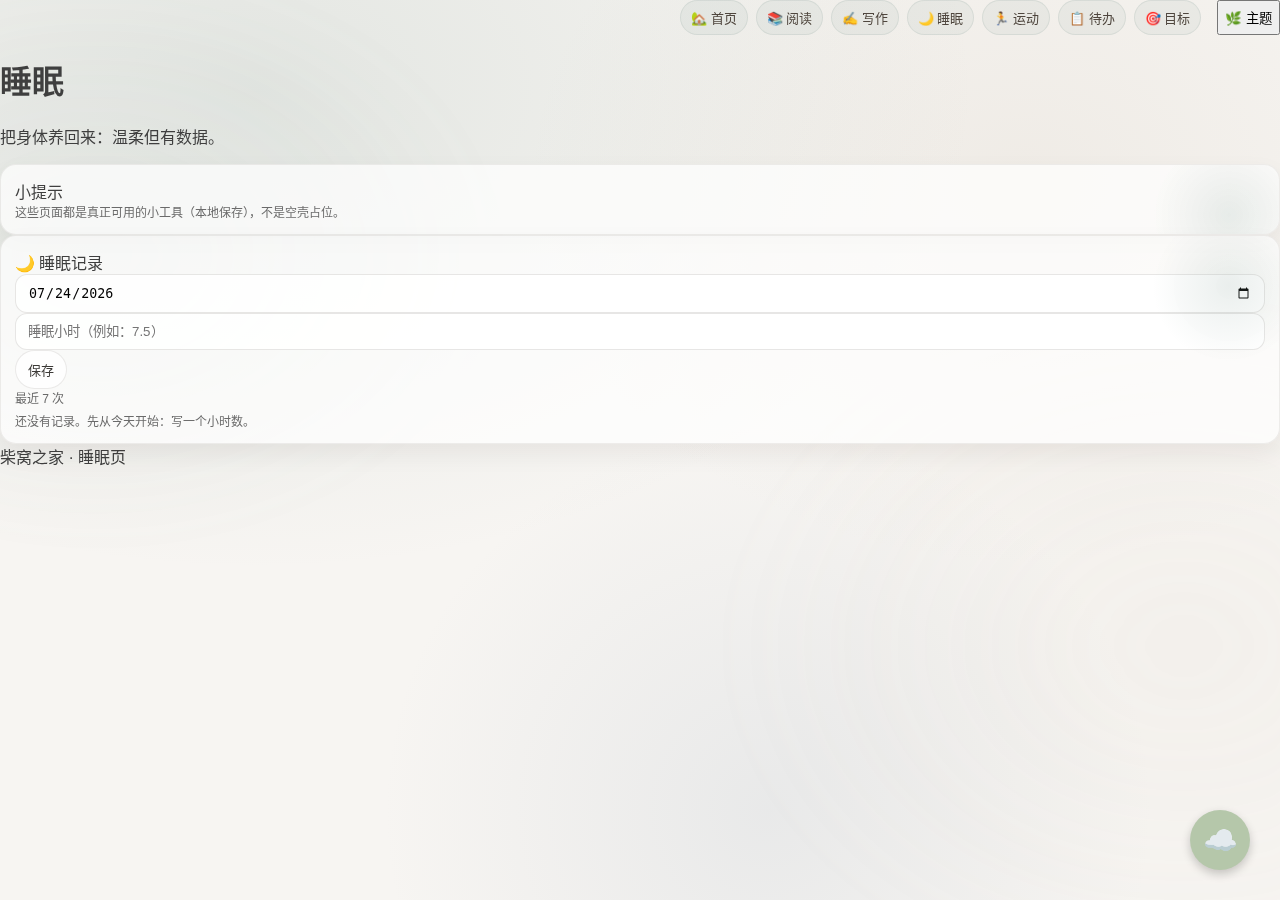
<file: sleep.html>
<!doctype html>
<html lang="zh-CN">
<head>
  <meta charset="utf-8" />
  <meta name="viewport" content="width=device-width,initial-scale=1" />
  <title>柴窝之家 · 睡眠</title>
  <link rel="stylesheet" href="style.css" />
  <link rel="stylesheet" href="chatbot.css" />
  <script defer src="themeSwitch.js"></script>
  <script defer src="sleep.js"></script>
  <script defer src="chatbot.js"></script>
</head>
<body class="theme-leaf">
  <div class="border-frame" aria-hidden="true">
    <div class="border-pattern"></div>
    <div class="weather-ornaments" id="weatherOrnaments" aria-hidden="true"></div>
  </div>
  <div class="page">
    <nav class="top-nav">
  <a href="index.html" class="nav-item" data-nav="home">🏡 首页</a>
  <a href="reading.html" class="nav-item" data-nav="reading">📚 阅读</a>
  <a href="writing.html" class="nav-item" data-nav="writing">✍️ 写作</a>
  <a href="sleep.html" class="nav-item" data-nav="sleep">🌙 睡眠</a>
  <a href="exercise.html" class="nav-item" data-nav="exercise">🏃 运动</a>
  <a href="todo.html" class="nav-item" data-nav="todo">📋 待办</a>
  <a href="goals.html" class="nav-item" data-nav="goals">🎯 目标</a>
  <div class="nav-spacer"></div>
  <button id="themeToggle" class="chip-btn" title="切换主题">🌿 主题</button>
</nav>
    <header class="hero">
      <div class="hero-left">
        <h1 class="title">睡眠</h1>
        <p class="subtitle">把身体养回来：温柔但有数据。</p>
      </div>
      <div class="hero-right">
        <div class="card compact">
          <div class="card-title">小提示</div>
          <div class="hint">这些页面都是真正可用的小工具（本地保存），不是空壳占位。</div>
        </div>
      </div>
    </header>
    <main class="grid">
      
<section class="card span-2">
  <div class="card-title">🌙 睡眠记录</div>
  <div class="row">
    <input class="input" id="sDate" type="date" />
    <input class="input" id="sHours" type="number" min="0" step="0.25" placeholder="睡眠小时（例如：7.5）" />
    <button class="btn" id="sSave">保存</button>
  </div>
  <div class="divider"></div>
  <div class="mini-title">最近 7 次</div>
  <div id="sList" class="kv-list"></div>
</section>

    </main>
    <footer class="footer"><span class="muted">柴窝之家 · 睡眠页</span></footer>
  </div>

  <button id="toggle-chatbot" class="floating-chat" aria-label="打开柴柴助理">☁️</button>
  <div id="chatbot-box" class="chatbox" role="dialog" aria-label="柴柴助理聊天窗">
    <div id="chatbot-header" class="chatbox-header">
      <span>柴柴助理</span>
      <button id="close-chatbot" class="chatbox-close" aria-label="关闭">×</button>
    </div>
    <div id="chat-area" class="chatbox-area"></div>
    <div id="user-input-container" class="chatbox-input">
      <input id="user-input" class="input" placeholder="我在呢…" />
      <button id="send-btn" class="btn">发送</button>
    </div>
    <div class="chatbox-footnote"><span class="muted">需要 /api/chat + OPENAI_API_KEY。</span></div>
  </div>
</body>
</html>
</file>
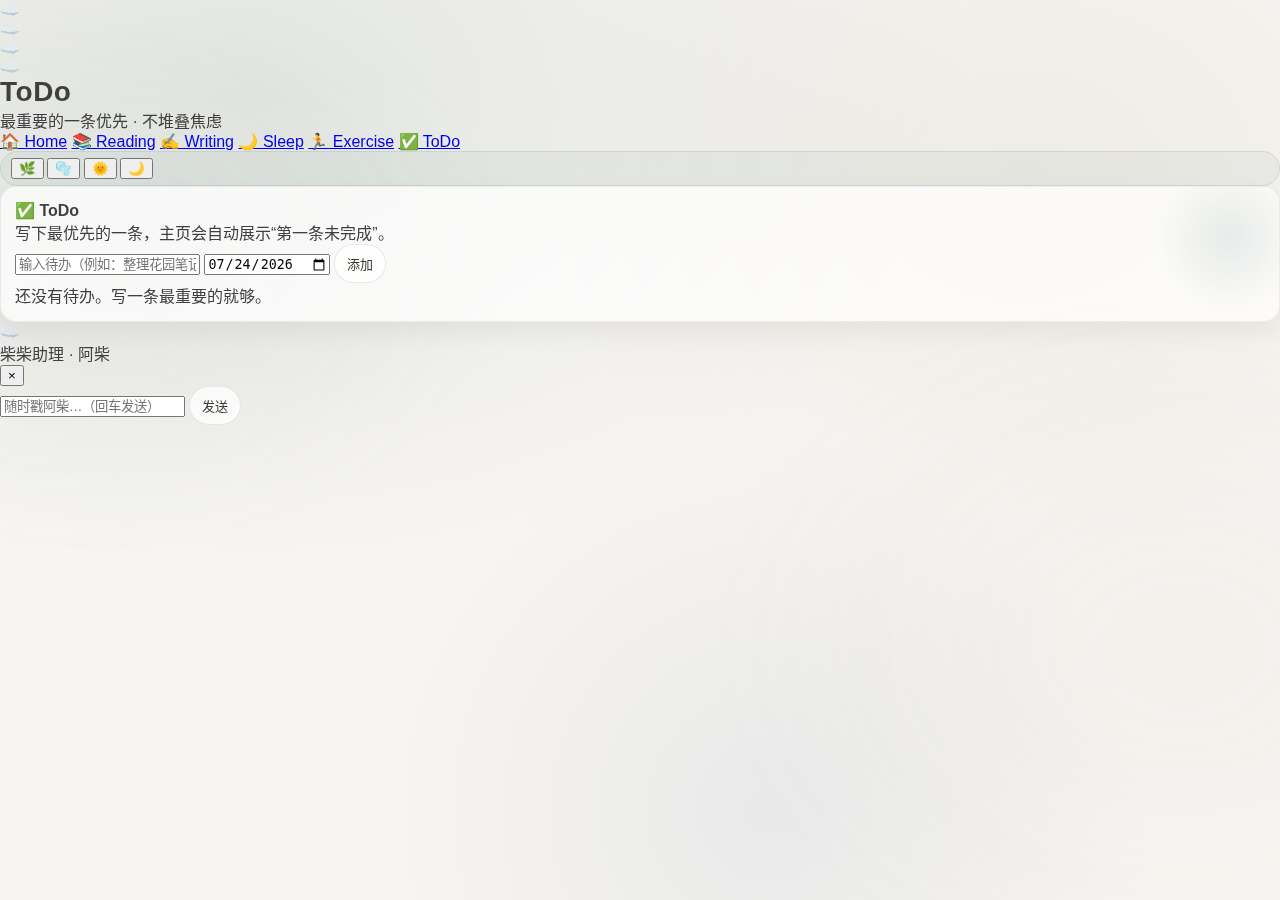
<file: todo.html>
<!DOCTYPE html>
<html lang="zh-CN">
<head>
  <meta charset="UTF-8" />
  <meta name="viewport" content="width=device-width,initial-scale=1" />
  <title>柴窝之家 · ToDo</title>
  <link rel="stylesheet" href="style.css" />
  <link rel="stylesheet" href="chatbot.css" />
</head>
<body class="theme-default">
  <div class="border-layer"><div class="weather-fx"></div></div>
  <div class="shell">
    <div class="app">
      <div class="topbar">
        <div class="brand">
          <h1>ToDo</h1>
          <div class="sub">最重要的一条优先 · 不堆叠焦虑</div>
        </div>
        <div class="nav">
          <a href="index.html">🏠 Home</a>
          <a href="reading.html">📚 Reading</a>
          <a href="writing.html">✍️ Writing</a>
          <a href="sleep.html">🌙 Sleep</a>
          <a href="exercise.html">🏃 Exercise</a>
          <a href="todo.html">✅ ToDo</a>
        </div>
        <div class="theme-switch">
          <div class="pill" role="group" aria-label="主题切换">
            <button class="theme-btn" data-theme="theme-default" aria-pressed="true" title="清叶">🌿</button>
            <button class="theme-btn" data-theme="theme-moss" aria-pressed="false" title="青苔">🫧</button>
            <button class="theme-btn" data-theme="theme-sun" aria-pressed="false" title="暖阳">🌞</button>
            <button class="theme-btn" data-theme="theme-night" aria-pressed="false" title="夜色">🌙</button>
          </div>
        </div>
      </div>

      <div class="simple-grid">
        
<section class="card">
  <h2>✅ ToDo</h2>
  <div class="small">写下最优先的一条，主页会自动展示“第一条未完成”。</div>
  <div class="events">
    <div class="form">
      <input id="tText" placeholder="输入待办（例如：整理花园笔记）" />
      <input id="tDue" type="date" />
      <button class="btn primary" id="tAdd">添加</button>
    </div>
    <div class="list" id="tList"></div>
  </div>
</section>

      </div>
    </div>
  </div>

  <div id="chai-fab" title="柴柴助理">☁️</div>
  <div id="chai-chat" aria-label="柴柴助理对话窗">
    <div class="head">
      <div class="title">柴柴助理 · 阿柴</div>
      <button class="close" title="关闭">×</button>
    </div>
    <div class="log"></div>
    <div class="composer">
      <input placeholder="随时戳阿柴…（回车发送）" />
      <button class="btn primary send">发送</button>
    </div>
  </div>

  <script src="themeSwitch.js"></script>
  <script src="weather.js"></script>
  <script src="todo.js"></script>
  <script src="chatbot.js"></script>
</body>
</html>
</file>
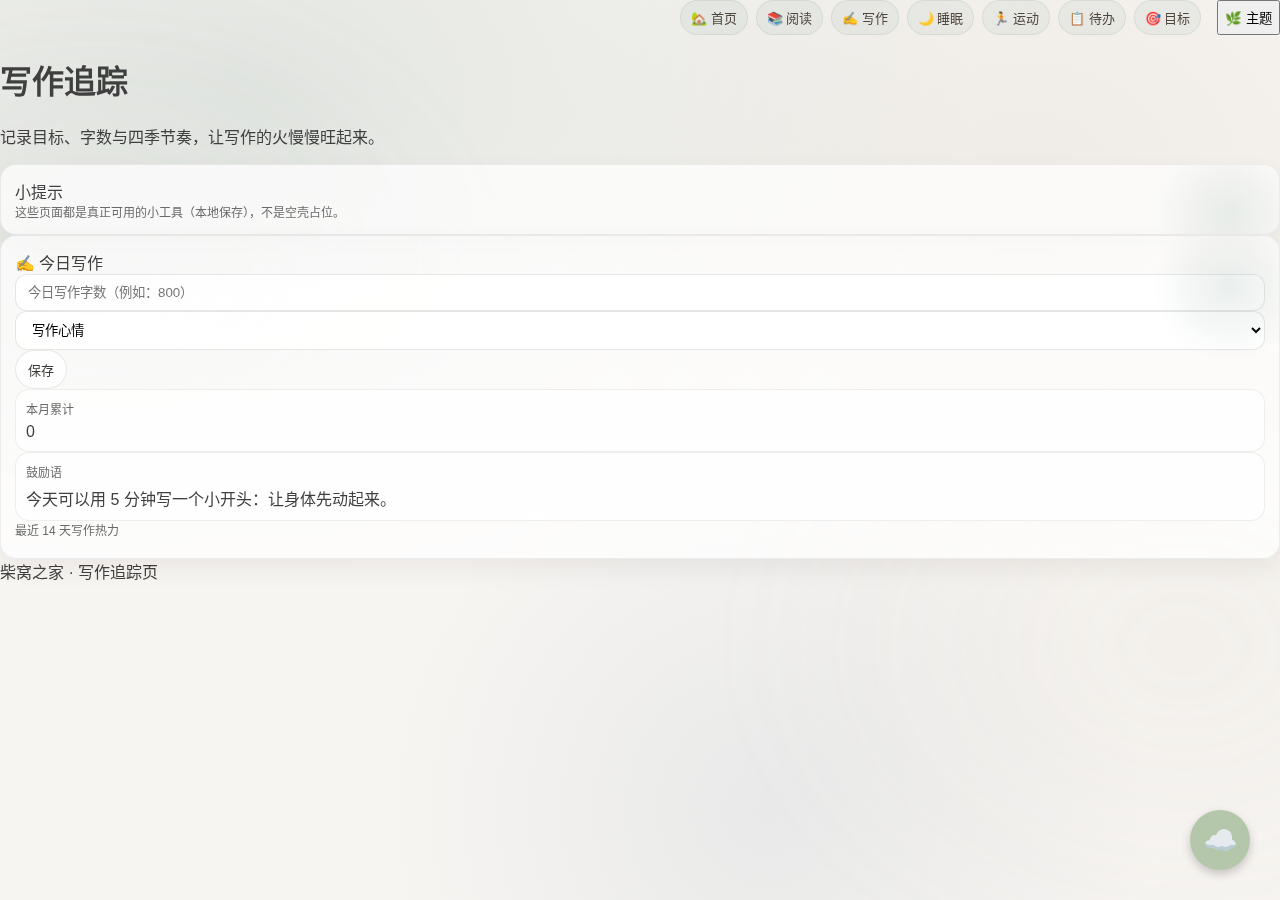
<file: writing.html>
<!doctype html>
<html lang="zh-CN">
<head>
  <meta charset="utf-8" />
  <meta name="viewport" content="width=device-width,initial-scale=1" />
  <title>柴窝之家 · 写作追踪</title>
  <link rel="stylesheet" href="style.css" />
  <link rel="stylesheet" href="chatbot.css" />
  <script defer src="themeSwitch.js"></script>
  <script defer src="writing.js"></script>
  <script defer src="chatbot.js"></script>
</head>
<body class="theme-leaf">
  <div class="border-frame" aria-hidden="true">
    <div class="border-pattern"></div>
    <div class="weather-ornaments" id="weatherOrnaments" aria-hidden="true"></div>
  </div>
  <div class="page">
    <nav class="top-nav">
  <a href="index.html" class="nav-item" data-nav="home">🏡 首页</a>
  <a href="reading.html" class="nav-item" data-nav="reading">📚 阅读</a>
  <a href="writing.html" class="nav-item" data-nav="writing">✍️ 写作</a>
  <a href="sleep.html" class="nav-item" data-nav="sleep">🌙 睡眠</a>
  <a href="exercise.html" class="nav-item" data-nav="exercise">🏃 运动</a>
  <a href="todo.html" class="nav-item" data-nav="todo">📋 待办</a>
  <a href="goals.html" class="nav-item" data-nav="goals">🎯 目标</a>
  <div class="nav-spacer"></div>
  <button id="themeToggle" class="chip-btn" title="切换主题">🌿 主题</button>
</nav>
    <header class="hero">
      <div class="hero-left">
        <h1 class="title">写作追踪</h1>
        <p class="subtitle">记录目标、字数与四季节奏，让写作的火慢慢旺起来。</p>
      </div>
      <div class="hero-right">
        <div class="card compact">
          <div class="card-title">小提示</div>
          <div class="hint">这些页面都是真正可用的小工具（本地保存），不是空壳占位。</div>
        </div>
      </div>
    </header>
    <main class="grid">
      
<section class="card span-2">
  <div class="card-title">✍️ 今日写作</div>
  <div class="row">
    <input class="input" id="wWords" type="number" min="0" placeholder="今日写作字数（例如：800）" />
    <select class="input" id="wMood">
      <option value="">写作心情</option>
      <option value="spark">火花</option>
      <option value="steady">稳定</option>
      <option value="tired">疲惫</option>
      <option value="blocked">卡住</option>
    </select>
    <button class="btn" id="wSave">保存</button>
  </div>
  <div class="two-col mt">
    <div class="mini">
      <div class="mini-title">本月累计</div>
      <div class="big-num" id="wMonthTotal">0</div>
    </div>
    <div class="mini">
      <div class="mini-title">鼓励语</div>
      <div class="encourage" id="wEncourage">——</div>
    </div>
  </div>
  <div class="divider"></div>
  <div class="mini-title">最近 14 天写作热力</div>
  <div id="wHeat" class="mini-heat"></div>
</section>

    </main>
    <footer class="footer"><span class="muted">柴窝之家 · 写作追踪页</span></footer>
  </div>

  <button id="toggle-chatbot" class="floating-chat" aria-label="打开柴柴助理">☁️</button>
  <div id="chatbot-box" class="chatbox" role="dialog" aria-label="柴柴助理聊天窗">
    <div id="chatbot-header" class="chatbox-header">
      <span>柴柴助理</span>
      <button id="close-chatbot" class="chatbox-close" aria-label="关闭">×</button>
    </div>
    <div id="chat-area" class="chatbox-area"></div>
    <div id="user-input-container" class="chatbox-input">
      <input id="user-input" class="input" placeholder="我在呢…" />
      <button id="send-btn" class="btn">发送</button>
    </div>
    <div class="chatbox-footnote"><span class="muted">需要 /api/chat + OPENAI_API_KEY。</span></div>
  </div>
</body>
</html>
</file>
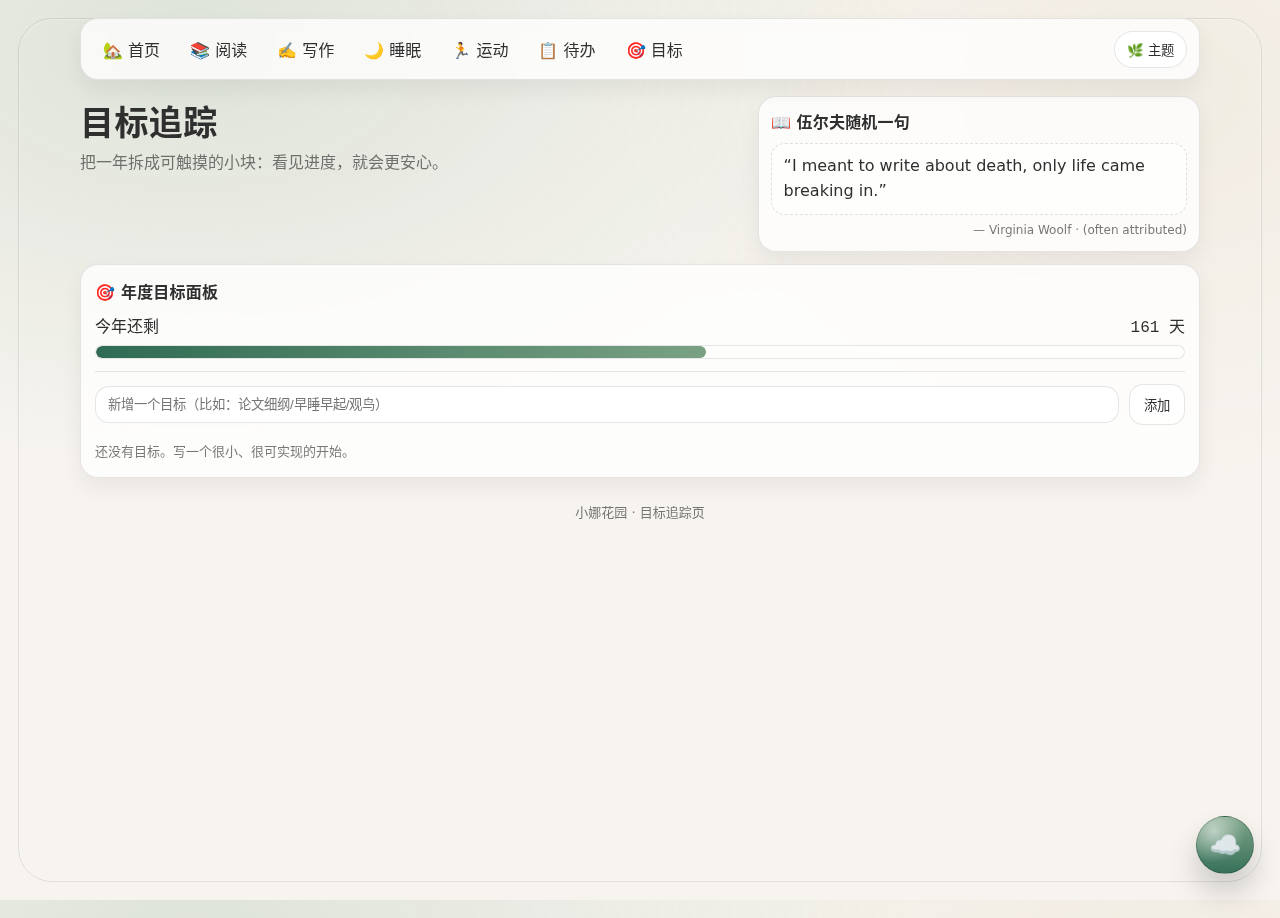
<file: 小娜花园_v8_移动端导航_同步_主题_随机伍尔夫_修复天气/goals.html>
<!DOCTYPE html>

<html lang="zh-CN">
<head>
<meta charset="utf-8"/>
<meta content="width=device-width,initial-scale=1" name="viewport"/>
<title>小娜花园 · 目标</title>
<link href="style.css" rel="stylesheet"/>
<link href="chatbot.css" rel="stylesheet"/>
<link href="manifest.json" rel="manifest"/>
<meta content="#2f6b53" name="theme-color"/>
<link href="icons/icon-192.png" rel="icon"/>
<link href="icons/icon-192.png" rel="apple-touch-icon"/>
<script defer="" src="themePicker.js"></script>
<script defer="" src="pwa.js"></script>
<script defer="" src="goals.js"></script>
<script defer="" src="chatbot.js"></script>
<script defer="" src="woolfQuotes.js"></script>
<script defer="" src="quoteInit.js"></script><script defer="" src="sync.js"></script></head>
<body class="theme-fern">
<div aria-hidden="true" class="border-frame">
<div class="border-pattern"></div>
<div aria-hidden="true" class="weather-ornaments" id="weatherOrnaments"></div>
</div>
<div class="page">
<nav class="top-nav"><a class="nav-item" data-nav="home" href="index.html">🏡 首页</a><a class="nav-item" data-nav="reading" href="reading.html">📚 阅读</a><a class="nav-item" data-nav="writing" href="writing.html">✍️ 写作</a><a class="nav-item" data-nav="sleep" href="sleep.html">🌙 睡眠</a><a class="nav-item nav-extra" data-nav="exercise" href="exercise.html">🏃 运动</a><a class="nav-item nav-extra" data-nav="todo" href="todo.html">📋 待办</a><a class="nav-item nav-extra" data-nav="goals" href="goals.html">🎯 目标</a><div class="nav-more"><button aria-expanded="false" aria-haspopup="true" class="nav-item nav-more-btn" id="moreBtn">⋯ 更多</button><div class="nav-more-menu" id="moreMenu" role="menu"><a class="nav-item" data-nav="exercise" href="exercise.html" role="menuitem">🏃 运动</a><a class="nav-item" data-nav="todo" href="todo.html" role="menuitem">📋 待办</a><a class="nav-item" data-nav="goals" href="goals.html" role="menuitem">🎯 目标</a></div></div><div class="nav-spacer"></div><button class="chip-btn" id="themeToggle" title="选择主题">🌿 主题</button></nav>
<header class="hero">
<div class="hero-left">
<h1 class="title">目标追踪</h1>
<p class="subtitle">把一年拆成可触摸的小块：看见进度，就会更安心。</p>
</div>
<div class="hero-right">
<div class="card compact"><div class="card-title">📖 伍尔夫随机一句</div><blockquote class="quote" id="woolfQuote"></blockquote><div class="quote-src" id="woolfQuoteSource"></div></div>
</div>
</header>
<main class="grid">
<section class="card span-2">
<div class="card-title">🎯 年度目标面板</div>
<div class="progress-block">
<div class="progress-head">
<span>今年还剩</span>
<span class="mono" id="gDaysLeft">—</span>
</div>
<div class="progress-rail">
<div class="progress-fill" id="gYearFill"></div>
</div>
</div>
<div class="divider"></div>
<div class="row">
<input class="input" id="gText" placeholder="新增一个目标（比如：论文细纲/早睡早起/观鸟）"/>
<button class="btn" id="gAdd">添加</button>
</div>
<div class="todo-list" id="gList"></div>
</section>
</main>
<footer class="footer"><span class="muted">小娜花园 · 目标追踪页</span></footer>
</div>
<button aria-label="打开柴柴助理" class="floating-chat" id="toggle-chatbot">☁️</button>
<div aria-label="柴柴助理聊天窗" class="chatbox" id="chatbot-box" role="dialog">
<div class="chatbox-header" id="chatbot-header">
<span>柴柴助理</span>
<button aria-label="关闭" class="chatbox-close" id="close-chatbot">×</button>
</div>
<div class="chatbox-area" id="chat-area"></div>
<div class="chatbox-input" id="user-input-container">
<input class="input" id="user-input" placeholder="我在呢…"/>
<button class="btn" id="send-btn">发送</button>
</div>
<div class="chatbox-footnote"><span class="muted">需要 /api/chat + OPENAI_API_KEY。</span></div>
</div>
<!-- Theme Picker Modal -->
<div aria-hidden="true" class="theme-picker" id="themePicker">
<div aria-label="主题选择" class="theme-picker-panel" role="dialog">
<div class="theme-picker-head">
<div class="theme-picker-title">选择主题 · <span id="themeCurrent">叶影</span></div>
<button aria-label="关闭" class="icon-btn" id="themeClose">✕</button>
</div>
<div class="theme-grid" id="themeGrid"></div>
<div class="theme-picker-tip">提示：主题会记住，下次打开还是它。</div>
</div>
</div>
</body>
</html>
</file>
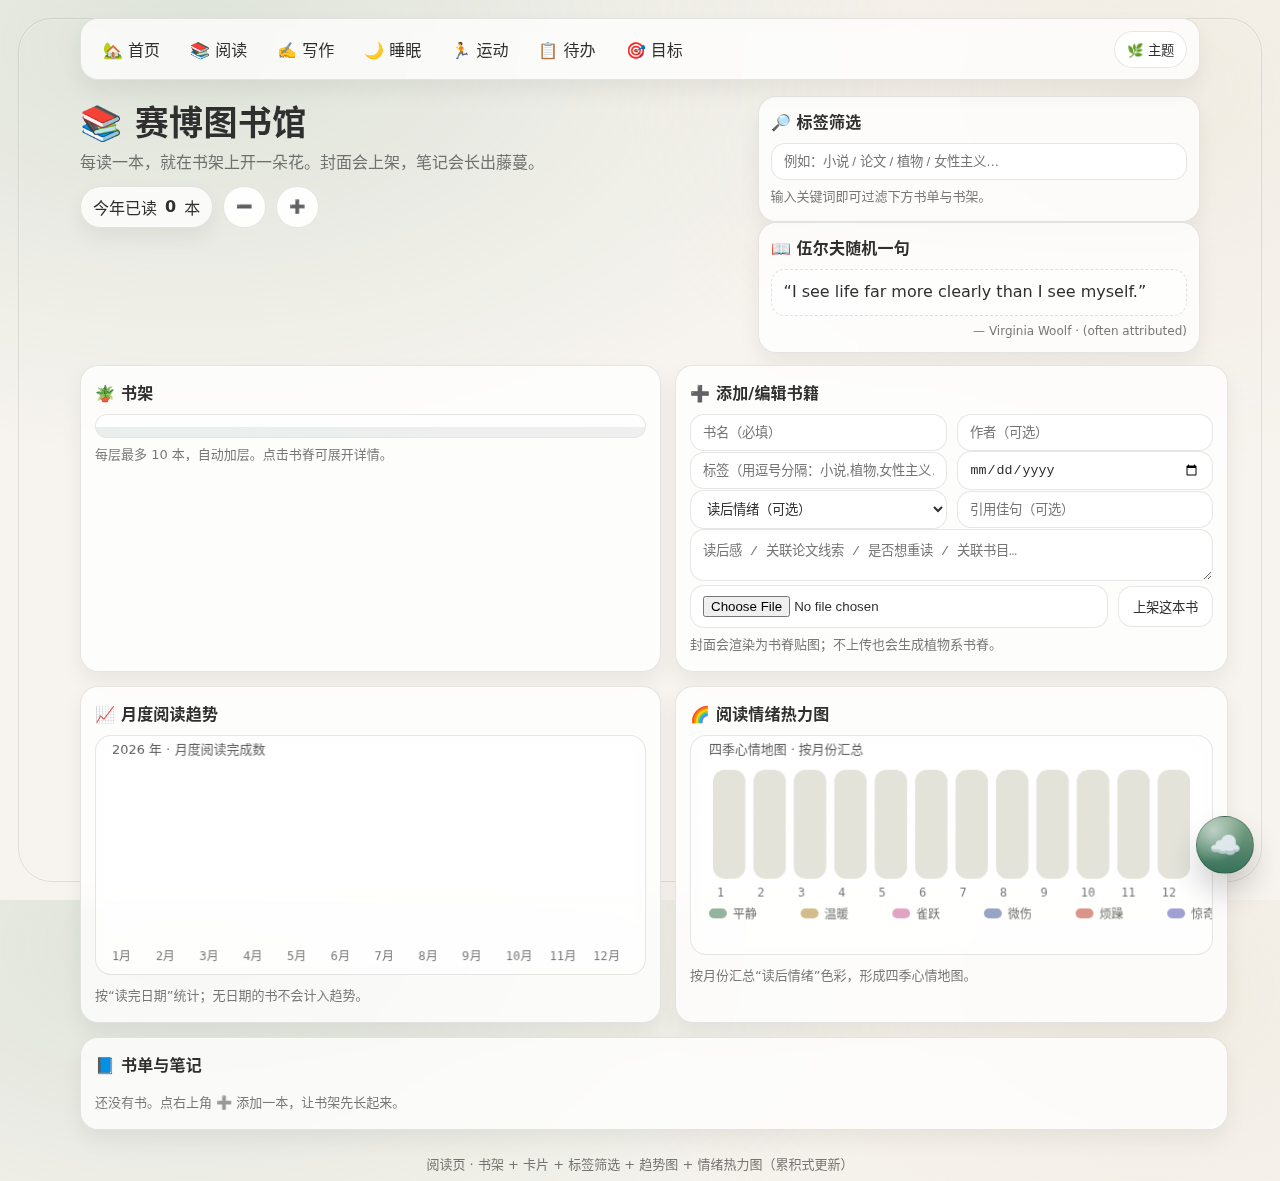
<file: 小娜花园_v8_移动端导航_同步_主题_随机伍尔夫_修复天气/reading.html>
<!DOCTYPE html>

<html lang="zh-CN">
<head>
<meta charset="utf-8"/>
<meta content="width=device-width,initial-scale=1" name="viewport"/>
<title>小娜花园 · 阅读</title>
<link href="style.css" rel="stylesheet"/>
<link href="chatbot.css" rel="stylesheet"/>
<link href="manifest.json" rel="manifest"/>
<meta content="#2f6b53" name="theme-color"/>
<link href="icons/icon-192.png" rel="icon"/>
<link href="icons/icon-192.png" rel="apple-touch-icon"/>
<script defer="" src="themePicker.js"></script>
<script defer="" src="pwa.js"></script>
<script defer="" src="monthlyChart.js"></script>
<script defer="" src="emotionHeatmap.js"></script>
<script defer="" src="reading.js"></script>
<script defer="" src="chatbot.js"></script>
<script defer="" src="woolfQuotes.js"></script>
<script defer="" src="quoteInit.js"></script><script defer="" src="sync.js"></script></head>
<body class="theme-fern">
<div aria-hidden="true" class="border-frame">
<div class="border-pattern"></div>
<div aria-hidden="true" class="weather-ornaments" id="weatherOrnaments"></div>
</div>
<div class="page">
<nav class="top-nav"><a class="nav-item" data-nav="home" href="index.html">🏡 首页</a><a class="nav-item" data-nav="reading" href="reading.html">📚 阅读</a><a class="nav-item" data-nav="writing" href="writing.html">✍️ 写作</a><a class="nav-item" data-nav="sleep" href="sleep.html">🌙 睡眠</a><a class="nav-item nav-extra" data-nav="exercise" href="exercise.html">🏃 运动</a><a class="nav-item nav-extra" data-nav="todo" href="todo.html">📋 待办</a><a class="nav-item nav-extra" data-nav="goals" href="goals.html">🎯 目标</a><div class="nav-more"><button aria-expanded="false" aria-haspopup="true" class="nav-item nav-more-btn" id="moreBtn">⋯ 更多</button><div class="nav-more-menu" id="moreMenu" role="menu"><a class="nav-item" data-nav="exercise" href="exercise.html" role="menuitem">🏃 运动</a><a class="nav-item" data-nav="todo" href="todo.html" role="menuitem">📋 待办</a><a class="nav-item" data-nav="goals" href="goals.html" role="menuitem">🎯 目标</a></div></div><div class="nav-spacer"></div><button class="chip-btn" id="themeToggle" title="选择主题">🌿 主题</button></nav>
<header class="hero">
<div class="hero-left">
<h1 class="title">📚 赛博图书馆</h1>
<p class="subtitle">每读一本，就在书架上开一朵花。封面会上架，笔记会长出藤蔓。</p>
<div class="hero-chips">
<span class="chip">今年已读 <b id="bookCount">0</b> 本</span>
<button class="chip-btn" id="bookMinus" title="移除最后一本">➖</button>
<button class="chip-btn" id="bookPlus" title="添加一本并记录">➕</button>
</div>
</div>
<div class="hero-right">
<div class="card compact">
<div class="card-title">🔎 标签筛选</div>
<input class="input" id="tagFilter" placeholder="例如：小说 / 论文 / 植物 / 女性主义…"/>
<div class="hint">输入关键词即可过滤下方书单与书架。</div>
</div>
<div class="card compact"><div class="card-title">📖 伍尔夫随机一句</div><blockquote class="quote" id="woolfQuote"></blockquote><div class="quote-src" id="woolfQuoteSource"></div></div></div>
</header>
<main class="grid">
<!-- 书架 -->
<section class="card">
<div class="card-title">🪴 书架</div>
<div class="bookshelf" id="bookshelf"></div>
<div class="hint">每层最多 10 本，自动加层。点击书脊可展开详情。</div>
</section>
<!-- 添加书籍 -->
<section class="card">
<div class="card-title">➕ 添加/编辑书籍</div>
<form class="form" id="bookForm">
<div class="row">
<input class="input" id="title" placeholder="书名（必填）" required=""/>
<input class="input" id="author" placeholder="作者（可选）"/>
</div>
<div class="row">
<input class="input" id="tags" placeholder="标签（用逗号分隔：小说,植物,女性主义…）"/>
<input class="input" id="finishedDate" title="读完日期（用于趋势图）" type="date"/>
</div>
<div class="row">
<select class="input" id="mood">
<option value="">读后情绪（可选）</option>
<option value="calm">清澈</option>
<option value="warm">温暖</option>
<option value="excited">雀跃</option>
<option value="sad">怅然</option>
<option value="angry">愤怒</option>
<option value="awe">震颤</option>
</select>
<input class="input" id="quote" placeholder="引用佳句（可选）"/>
</div>
<textarea class="input" id="notes" placeholder="读后感 / 关联论文线索 / 是否想重读 / 关联书目…"></textarea>
<div class="row">
<input accept="image/*" class="input" id="cover" type="file"/>
<button class="btn" type="submit">上架这本书</button>
</div>
<div class="hint">封面会渲染为书脊贴图；不上传也会生成植物系书脊。</div>
</form>
</section>
<!-- 图表区 -->
<section class="card">
<div class="card-title">📈 月度阅读趋势</div>
<canvas class="canvas" height="240" id="readingTrendChart" width="700"></canvas>
<div class="hint">按“读完日期”统计；无日期的书不会计入趋势。</div>
</section>
<section class="card">
<div class="card-title">🌈 阅读情绪热力图</div>
<canvas class="canvas" height="240" id="emotionHeatmap" width="700"></canvas>
<div class="hint">按月份汇总“读后情绪”色彩，形成四季心情地图。</div>
</section>
<!-- 书单卡片 -->
<section class="card span-2">
<div class="card-title">📘 书单与笔记</div>
<div class="cards" id="cards"></div>
</section>
</main>
<div aria-hidden="true" class="modal" id="bookModal">
<div aria-label="书籍详情" class="modal-card" role="dialog">
<button aria-label="关闭" class="modal-close" id="modalClose">×</button>
<div class="modal-head">
<div class="modal-cover" id="modalCover"></div>
<div class="modal-meta">
<div class="modal-title" id="modalTitle"></div>
<div class="modal-sub" id="modalSub"></div>
<div class="modal-tags" id="modalTags"></div>
</div>
</div>
<div class="modal-body">
<div class="modal-quote" id="modalQuote"></div>
<div class="modal-notes" id="modalNotes"></div>
</div>
</div>
</div>
<div aria-hidden="true" class="flower-zone" id="flowerZone"></div>
<footer class="footer">
<span class="muted">阅读页 · 书架 + 卡片 + 标签筛选 + 趋势图 + 情绪热力图（累积式更新）</span>
</footer>
</div>
<!-- 柴柴助理 -->
<button aria-label="打开柴柴助理" class="floating-chat" id="toggle-chatbot">☁️</button>
<div aria-label="柴柴助理聊天窗" class="chatbox" id="chatbot-box" role="dialog">
<div class="chatbox-header" id="chatbot-header">
<span>柴柴助理 · 阅读陪伴</span>
<button aria-label="关闭" class="chatbox-close" id="close-chatbot">×</button>
</div>
<div class="chatbox-area" id="chat-area"></div>
<div class="chatbox-input" id="user-input-container">
<input class="input" id="user-input" placeholder="想聊读书、论文、花园，都可以…"/>
<button class="btn" id="send-btn">发送</button>
</div>
<div class="chatbox-footnote">
<span class="muted">需要部署 /api/chat 并在 Vercel 配置 OPENAI_API_KEY。</span>
</div>
</div>
<!-- Theme Picker Modal -->
<div aria-hidden="true" class="theme-picker" id="themePicker">
<div aria-label="主题选择" class="theme-picker-panel" role="dialog">
<div class="theme-picker-head">
<div class="theme-picker-title">选择主题 · <span id="themeCurrent">叶影</span></div>
<button aria-label="关闭" class="icon-btn" id="themeClose">✕</button>
</div>
<div class="theme-grid" id="themeGrid"></div>
<div class="theme-picker-tip">提示：主题会记住，下次打开还是它。</div>
</div>
</div>
</body>
</html>
</file>
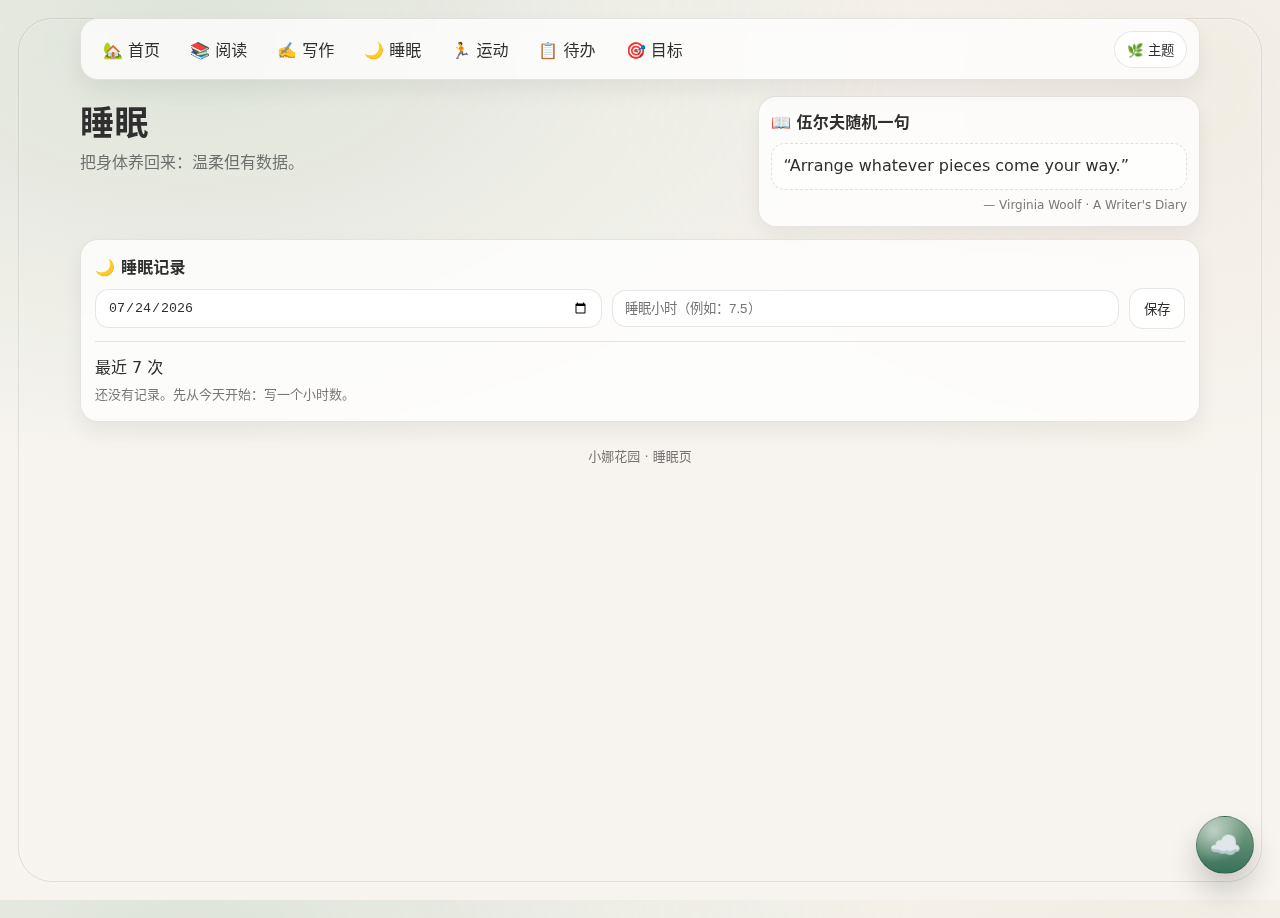
<file: 小娜花园_v8_移动端导航_同步_主题_随机伍尔夫_修复天气/sleep.html>
<!DOCTYPE html>

<html lang="zh-CN">
<head>
<meta charset="utf-8"/>
<meta content="width=device-width,initial-scale=1" name="viewport"/>
<title>小娜花园 · 睡眠</title>
<link href="style.css" rel="stylesheet"/>
<link href="chatbot.css" rel="stylesheet"/>
<link href="manifest.json" rel="manifest"/>
<meta content="#2f6b53" name="theme-color"/>
<link href="icons/icon-192.png" rel="icon"/>
<link href="icons/icon-192.png" rel="apple-touch-icon"/>
<script defer="" src="themePicker.js"></script>
<script defer="" src="pwa.js"></script>
<script defer="" src="sleep.js"></script>
<script defer="" src="chatbot.js"></script>
<script defer="" src="woolfQuotes.js"></script>
<script defer="" src="quoteInit.js"></script><script defer="" src="sync.js"></script></head>
<body class="theme-fern">
<div aria-hidden="true" class="border-frame">
<div class="border-pattern"></div>
<div aria-hidden="true" class="weather-ornaments" id="weatherOrnaments"></div>
</div>
<div class="page">
<nav class="top-nav"><a class="nav-item" data-nav="home" href="index.html">🏡 首页</a><a class="nav-item" data-nav="reading" href="reading.html">📚 阅读</a><a class="nav-item" data-nav="writing" href="writing.html">✍️ 写作</a><a class="nav-item" data-nav="sleep" href="sleep.html">🌙 睡眠</a><a class="nav-item nav-extra" data-nav="exercise" href="exercise.html">🏃 运动</a><a class="nav-item nav-extra" data-nav="todo" href="todo.html">📋 待办</a><a class="nav-item nav-extra" data-nav="goals" href="goals.html">🎯 目标</a><div class="nav-more"><button aria-expanded="false" aria-haspopup="true" class="nav-item nav-more-btn" id="moreBtn">⋯ 更多</button><div class="nav-more-menu" id="moreMenu" role="menu"><a class="nav-item" data-nav="exercise" href="exercise.html" role="menuitem">🏃 运动</a><a class="nav-item" data-nav="todo" href="todo.html" role="menuitem">📋 待办</a><a class="nav-item" data-nav="goals" href="goals.html" role="menuitem">🎯 目标</a></div></div><div class="nav-spacer"></div><button class="chip-btn" id="themeToggle" title="选择主题">🌿 主题</button></nav>
<header class="hero">
<div class="hero-left">
<h1 class="title">睡眠</h1>
<p class="subtitle">把身体养回来：温柔但有数据。</p>
</div>
<div class="hero-right">
<div class="card compact"><div class="card-title">📖 伍尔夫随机一句</div><blockquote class="quote" id="woolfQuote"></blockquote><div class="quote-src" id="woolfQuoteSource"></div></div>
</div>
</header>
<main class="grid">
<section class="card span-2">
<div class="card-title">🌙 睡眠记录</div>
<div class="row">
<input class="input" id="sDate" type="date"/>
<input class="input" id="sHours" min="0" placeholder="睡眠小时（例如：7.5）" step="0.25" type="number"/>
<button class="btn" id="sSave">保存</button>
</div>
<div class="divider"></div>
<div class="mini-title">最近 7 次</div>
<div class="kv-list" id="sList"></div>
</section>
</main>
<footer class="footer"><span class="muted">小娜花园 · 睡眠页</span></footer>
</div>
<button aria-label="打开柴柴助理" class="floating-chat" id="toggle-chatbot">☁️</button>
<div aria-label="柴柴助理聊天窗" class="chatbox" id="chatbot-box" role="dialog">
<div class="chatbox-header" id="chatbot-header">
<span>柴柴助理</span>
<button aria-label="关闭" class="chatbox-close" id="close-chatbot">×</button>
</div>
<div class="chatbox-area" id="chat-area"></div>
<div class="chatbox-input" id="user-input-container">
<input class="input" id="user-input" placeholder="我在呢…"/>
<button class="btn" id="send-btn">发送</button>
</div>
<div class="chatbox-footnote"><span class="muted">需要 /api/chat + OPENAI_API_KEY。</span></div>
</div>
<!-- Theme Picker Modal -->
<div aria-hidden="true" class="theme-picker" id="themePicker">
<div aria-label="主题选择" class="theme-picker-panel" role="dialog">
<div class="theme-picker-head">
<div class="theme-picker-title">选择主题 · <span id="themeCurrent">叶影</span></div>
<button aria-label="关闭" class="icon-btn" id="themeClose">✕</button>
</div>
<div class="theme-grid" id="themeGrid"></div>
<div class="theme-picker-tip">提示：主题会记住，下次打开还是它。</div>
</div>
</div>
</body>
</html>
</file>
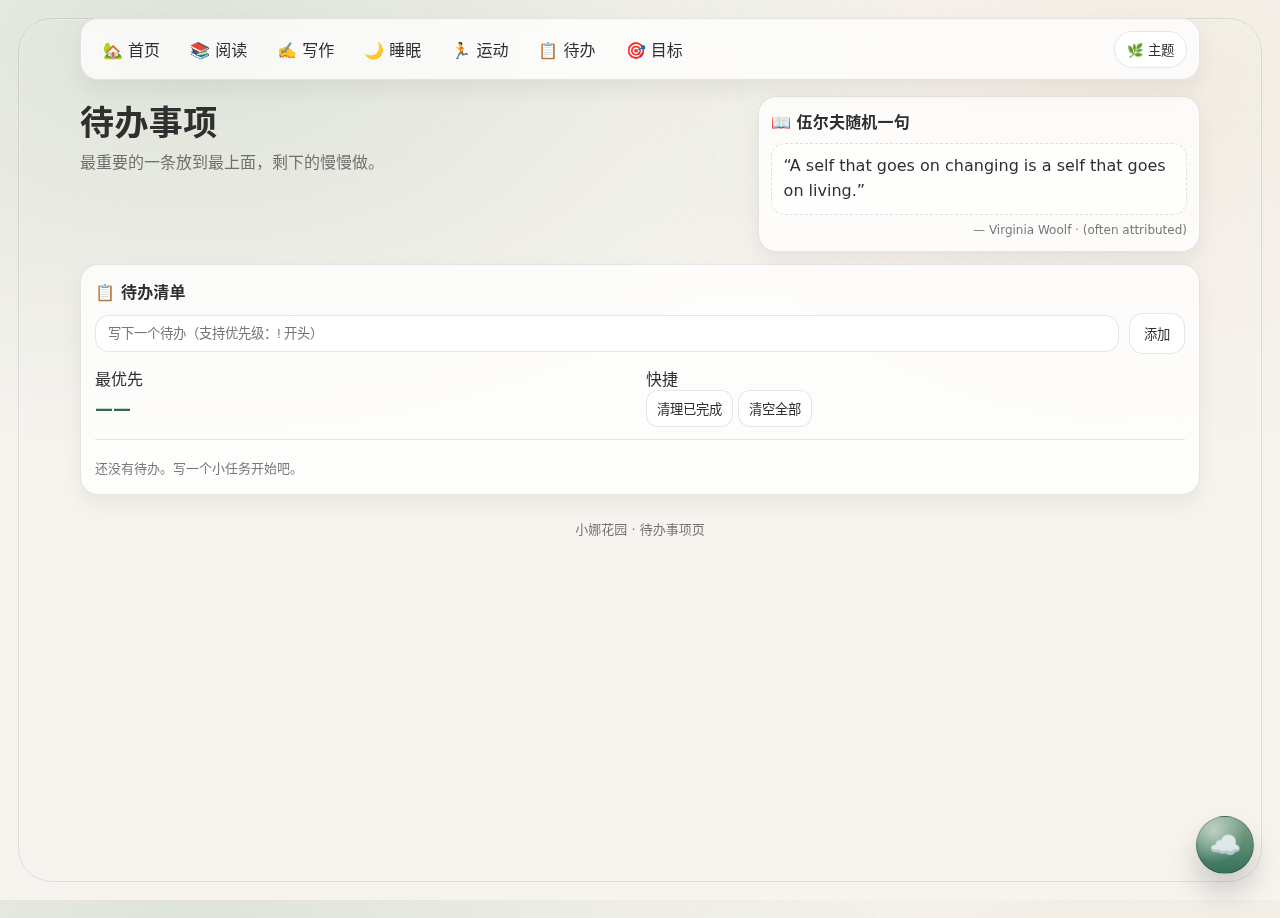
<file: 小娜花园_v8_移动端导航_同步_主题_随机伍尔夫_修复天气/todo.html>
<!DOCTYPE html>

<html lang="zh-CN">
<head>
<meta charset="utf-8"/>
<meta content="width=device-width,initial-scale=1" name="viewport"/>
<title>小娜花园 · 待办</title>
<link href="style.css" rel="stylesheet"/>
<link href="chatbot.css" rel="stylesheet"/>
<link href="manifest.json" rel="manifest"/>
<meta content="#2f6b53" name="theme-color"/>
<link href="icons/icon-192.png" rel="icon"/>
<link href="icons/icon-192.png" rel="apple-touch-icon"/>
<script defer="" src="themePicker.js"></script>
<script defer="" src="pwa.js"></script>
<script defer="" src="todo.js"></script>
<script defer="" src="chatbot.js"></script>
<script defer="" src="woolfQuotes.js"></script>
<script defer="" src="quoteInit.js"></script><script defer="" src="sync.js"></script></head>
<body class="theme-fern">
<div aria-hidden="true" class="border-frame">
<div class="border-pattern"></div>
<div aria-hidden="true" class="weather-ornaments" id="weatherOrnaments"></div>
</div>
<div class="page">
<nav class="top-nav"><a class="nav-item" data-nav="home" href="index.html">🏡 首页</a><a class="nav-item" data-nav="reading" href="reading.html">📚 阅读</a><a class="nav-item" data-nav="writing" href="writing.html">✍️ 写作</a><a class="nav-item" data-nav="sleep" href="sleep.html">🌙 睡眠</a><a class="nav-item nav-extra" data-nav="exercise" href="exercise.html">🏃 运动</a><a class="nav-item nav-extra" data-nav="todo" href="todo.html">📋 待办</a><a class="nav-item nav-extra" data-nav="goals" href="goals.html">🎯 目标</a><div class="nav-more"><button aria-expanded="false" aria-haspopup="true" class="nav-item nav-more-btn" id="moreBtn">⋯ 更多</button><div class="nav-more-menu" id="moreMenu" role="menu"><a class="nav-item" data-nav="exercise" href="exercise.html" role="menuitem">🏃 运动</a><a class="nav-item" data-nav="todo" href="todo.html" role="menuitem">📋 待办</a><a class="nav-item" data-nav="goals" href="goals.html" role="menuitem">🎯 目标</a></div></div><div class="nav-spacer"></div><button class="chip-btn" id="themeToggle" title="选择主题">🌿 主题</button></nav>
<header class="hero">
<div class="hero-left">
<h1 class="title">待办事项</h1>
<p class="subtitle">最重要的一条放到最上面，剩下的慢慢做。</p>
</div>
<div class="hero-right">
<div class="card compact"><div class="card-title">📖 伍尔夫随机一句</div><blockquote class="quote" id="woolfQuote"></blockquote><div class="quote-src" id="woolfQuoteSource"></div></div>
</div>
</header>
<main class="grid">
<section class="card span-2">
<div class="card-title">📋 待办清单</div>
<div class="row">
<input class="input" id="tText" placeholder="写下一个待办（支持优先级：! 开头）"/>
<button class="btn" id="tAdd">添加</button>
</div>
<div class="two-col mt">
<div class="mini">
<div class="mini-title">最优先</div>
<div class="todo-big" id="tTop">——</div>
</div>
<div class="mini">
<div class="mini-title">快捷</div>
<button class="btn small" id="tClearDone">清理已完成</button>
<button class="btn small" id="tClearAll">清空全部</button>
</div>
</div>
<div class="divider"></div>
<div class="todo-list" id="tList"></div>
</section>
</main>
<footer class="footer"><span class="muted">小娜花园 · 待办事项页</span></footer>
</div>
<button aria-label="打开柴柴助理" class="floating-chat" id="toggle-chatbot">☁️</button>
<div aria-label="柴柴助理聊天窗" class="chatbox" id="chatbot-box" role="dialog">
<div class="chatbox-header" id="chatbot-header">
<span>柴柴助理</span>
<button aria-label="关闭" class="chatbox-close" id="close-chatbot">×</button>
</div>
<div class="chatbox-area" id="chat-area"></div>
<div class="chatbox-input" id="user-input-container">
<input class="input" id="user-input" placeholder="我在呢…"/>
<button class="btn" id="send-btn">发送</button>
</div>
<div class="chatbox-footnote"><span class="muted">需要 /api/chat + OPENAI_API_KEY。</span></div>
</div>
<!-- Theme Picker Modal -->
<div aria-hidden="true" class="theme-picker" id="themePicker">
<div aria-label="主题选择" class="theme-picker-panel" role="dialog">
<div class="theme-picker-head">
<div class="theme-picker-title">选择主题 · <span id="themeCurrent">叶影</span></div>
<button aria-label="关闭" class="icon-btn" id="themeClose">✕</button>
</div>
<div class="theme-grid" id="themeGrid"></div>
<div class="theme-picker-tip">提示：主题会记住，下次打开还是它。</div>
</div>
</div>
</body>
</html>
</file>
<file: style.css>
:root{
  --bg: #f7f5f2;
  --paper: #fffefc;
  --ink: #3f3f3f;
  --muted: #6a6a6a;
  --line: rgba(60,50,40,.14);

  --accent: #8aa39a;       /* fern */
  --accent-2: #cbbfae;     /* clay */
  --accent-3: #a7b3c1;     /* mist */
  --shadow: 0 10px 30px rgba(32, 24, 18, .08);
  --radius: 18px;

  --frame: rgba(138, 163, 154, .35);
  --frame-strong: rgba(138, 163, 154, .55);

  --btn: rgba(138, 163, 154, .18);
  --btn-hover: rgba(138, 163, 154, .28);

  --sparkle: rgba(138, 163, 154, .75);
}

*{box-sizing:border-box;}
html,body{height:100%;}
body{
  margin:0;
  padding:0;
  font-family: -apple-system, BlinkMacSystemFont, "PingFang SC", "Microsoft YaHei", "Segoe UI", sans-serif;
  background: radial-gradient(1200px 800px at 20% 10%, rgba(138,163,154,.18), transparent 60%),
              radial-gradient(900px 700px at 80% 20%, rgba(203,191,174,.18), transparent 55%),
              radial-gradient(700px 700px at 60% 90%, rgba(167,179,193,.18), transparent 55%),
              var(--bg);
  color:var(--ink);
  overflow-x:hidden;
}

/* Subtle background drift */
body::before{
  content:"";
  position:fixed;
  inset:-40px;
  background: radial-gradient(700px 500px at 10% 30%, rgba(138,163,154,.16), transparent 60%),
              radial-gradient(800px 600px at 90% 70%, rgba(203,191,174,.14), transparent 60%);
  filter: blur(20px);
  opacity:.55;
  animation: bgDrift 14s ease-in-out infinite alternate;
  pointer-events:none;
  z-index:-3;
}
@keyframes bgDrift{
  from{transform:translate3d(-10px,-8px,0) scale(1.02);}
  to{transform:translate3d(10px,8px,0) scale(1.04);}
}

/* Decorative frame */
.garden-frame{
  position:fixed;
  inset: 0;
  pointer-events:none;
  z-index:-1;
}
.ornament{
  pointer-events:auto;
  position:absolute;
  width:120px;
  height:120px;
  border:0;
  background: transparent;
  opacity:.95;
  filter: drop-shadow(0 6px 18px rgba(32,24,18,.10));
}
.corner.tl{top:10px;left:10px;}
.corner.tr{top:10px;right:10px;}
.corner.bl{bottom:10px;left:10px;}
.corner.br{bottom:10px;right:10px;}

.ornament::before{
  content:"";
  position:absolute;
  inset:0;
  border-radius: 999px;
  background:
    radial-gradient(circle at 30% 30%, rgba(255,255,255,.65), transparent 55%),
    radial-gradient(circle at 70% 60%, rgba(255,255,255,.25), transparent 60%),
    radial-gradient(circle at 50% 50%, rgba(138,163,154,.28), rgba(138,163,154,.05) 55%, transparent 72%);
  mask: radial-gradient(circle at 50% 50%, #000 46%, transparent 68%);
  -webkit-mask: radial-gradient(circle at 50% 50%, #000 46%, transparent 68%);
}
.ornament::after{
  content:"";
  position:absolute;
  inset: 16px;
  border-radius: 16px;
  border: 2px solid rgba(138,163,154,.35);
  transform: rotate(12deg);
  background:
    linear-gradient(135deg, rgba(138,163,154,.20), transparent 55%),
    linear-gradient(315deg, rgba(203,191,174,.20), transparent 55%);
  opacity:.9;
}
.ornament:hover{transform: translateY(-2px) rotate(-1deg); }
.ornament:active{transform: translateY(0) scale(.98); }

.page-container{
  width:min(960px, calc(100% - 24px));
  margin: 24px auto 64px;
  padding: 22px;
  background: rgba(255, 254, 252, .86);
  border: 1px solid rgba(60,50,40,.10);
  border-radius: var(--radius);
  box-shadow: var(--shadow);
  position:relative;
}
.page-container::before{
  content:"";
  position:absolute;
  inset: 10px;
  border-radius: calc(var(--radius) - 8px);
  border: 1px dashed var(--frame);
  pointer-events:none;
}
.page-container::after{
  content:"";
  position:absolute;
  inset: 18px;
  border-radius: calc(var(--radius) - 14px);
  border: 1px solid rgba(203,191,174,.24);
  pointer-events:none;
}

.site-header{
  display:flex;
  align-items:flex-end;
  justify-content:space-between;
  gap:14px;
  padding: 10px 6px 18px;
  border-bottom: 1px solid rgba(60,50,40,.10);
}
.brand h1{
  margin:0;
  font-size: 28px;
  letter-spacing:.5px;
}
.brand-emoji{filter: saturate(.95);}
.tagline{
  margin-top:6px;
  font-size: 13px;
  color: var(--muted);
}
.tagline-accent{color: var(--accent); font-weight: 600;}

.top-nav{
  display:flex;
  flex-wrap:wrap;
  gap:8px;
  justify-content:flex-end;
}
.top-nav a{
  text-decoration:none;
  color: #4f463e;
  padding: 7px 10px;
  border-radius: 999px;
  background: rgba(138,163,154,.10);
  border: 1px solid rgba(138,163,154,.18);
  transition: transform .15s ease, background .2s ease;
  font-size: 13px;
}
.top-nav a:hover{transform: translateY(-1px); background: rgba(138,163,154,.18);}
.top-nav a.active{background: rgba(138,163,154,.24); border-color: rgba(138,163,154,.35);}
.nav-disabled{
  opacity:.55;
  cursor:not-allowed;
}

.layout{
  display:grid;
  gap:14px;
  padding: 18px 6px 8px;
}

.card{
  background: rgba(255,255,255,.72);
  border: 1px solid rgba(60,50,40,.08);
  border-radius: 16px;
  padding: 14px;
  box-shadow: 0 10px 24px rgba(32,24,18,.06);
  position:relative;
  overflow:hidden;
}
.card::before{
  content:"";
  position:absolute;
  inset:-40px -40px auto auto;
  width:180px;
  height:180px;
  background: radial-gradient(circle, rgba(138,163,154,.18), transparent 60%);
  transform: rotate(18deg);
  pointer-events:none;
}
.card-header{
  display:flex;
  align-items:center;
  justify-content:space-between;
  gap:10px;
  margin-bottom: 10px;
}
.card h2{
  margin:0;
  font-size: 16px;
}
.hint{
  font-size: 12px;
  color: var(--muted);
}
.pill{
  font-size: 12px;
  padding: 6px 10px;
  border-radius: 999px;
  border:1px solid rgba(138,163,154,.22);
  background: rgba(138,163,154,.10);
  color:#3d3b38;
}

.quote{
  margin: 0;
  font-size: 16px;
  line-height: 1.75;
  padding: 10px 12px;
  background: rgba(138,163,154,.08);
  border: 1px solid rgba(138,163,154,.16);
  border-radius: 12px;
}
.quote-meta{
  margin-top:8px;
  font-size: 12px;
  color: var(--muted);
}

.summary-grid{
  display:grid;
  grid-template-columns: repeat(3, 1fr);
  gap: 10px;
}
.mini{
  padding: 10px 10px;
  border-radius: 14px;
  border: 1px solid rgba(60,50,40,.08);
  background: rgba(255,255,255,.70);
}
.mini-title{font-size: 12px; color: var(--muted); margin-bottom: 6px;}
.mini-value{font-size: 13px; line-height:1.5;}

.progress-wrap{margin-top: 12px;}
.progress-label{
  display:flex;
  justify-content:space-between;
  font-size: 12px;
  color: var(--muted);
  margin-bottom: 6px;
}
.progress{
  height: 12px;
  border-radius: 999px;
  background: rgba(60,50,40,.08);
  overflow:hidden;
  border: 1px solid rgba(60,50,40,.08);
}
.progress-bar{
  height: 100%;
  width: 0%;
  background: linear-gradient(90deg, rgba(138,163,154,.95), rgba(203,191,174,.65));
  border-radius: 999px;
  transition: width .6s ease;
}

/* Forms & buttons */
.form-row{
  display:grid;
  grid-template-columns: repeat(2, 1fr);
  gap: 10px;
}
.field span{display:block; font-size: 12px; color: var(--muted); margin-bottom: 6px;}
.input{
  width:100%;
  padding: 10px 12px;
  border-radius: 12px;
  border: 1px solid rgba(60,50,40,.12);
  background: rgba(255,255,255,.85);
  outline:none;
  transition: border .2s ease, transform .12s ease;
}
.input:focus{
  border-color: rgba(138,163,154,.55);
  transform: translateY(-1px);
}

.actions{display:flex; gap:10px; flex-wrap:wrap; margin-top: 12px;}

.btn{
  border: 1px solid rgba(60,50,40,.10);
  border-radius: 999px;
  padding: 9px 12px;
  font-size: 13px;
  cursor:pointer;
  background: rgba(255,255,255,.75);
  transition: transform .15s ease, background .2s ease, border .2s ease;
  color:#3d3b38;
}
.btn:hover{transform: translateY(-1px); background: rgba(255,255,255,.92);}
.btn:active{transform: translateY(0) scale(.99);}

.btn-primary{
  background: rgba(138,163,154,.26);
  border-color: rgba(138,163,154,.28);
}
.btn-primary:hover{background: rgba(138,163,154,.34);}

.btn-soft{
  background: rgba(203,191,174,.18);
  border-color: rgba(203,191,174,.30);
}
.btn-soft:hover{background: rgba(203,191,174,.26);}

.btn-ghost{
  background: transparent;
  border-color: rgba(60,50,40,.12);
}
.btn-ghost:hover{background: rgba(60,50,40,.06);}

/* Pomodoro */
.pomodoro-wrap{
  display:flex;
  align-items:center;
  gap: 16px;
  flex-wrap:wrap;
}
.tomato{
  width: 140px;
  height: 140px;
  border-radius: 999px;
  border: 2px solid rgba(203,191,174,.35);
  background:
    radial-gradient(circle at 30% 25%, rgba(255,255,255,.75), transparent 40%),
    radial-gradient(circle at 50% 70%, rgba(203,191,174,.35), transparent 62%),
    radial-gradient(circle at 50% 50%, rgba(235, 170, 160,.65), rgba(235,170,160,.15) 55%, rgba(255,255,255,.82) 72%);
  box-shadow: 0 16px 32px rgba(32,24,18,.10);
  position:relative;
  display:flex;
  align-items:center;
  justify-content:center;
  flex-direction:column;
  cursor:pointer;
}
.tomato-face{
  position:absolute;
  top: 18px;
  left: 50%;
  width: 28px;
  height: 18px;
  transform: translateX(-50%);
  border-radius: 999px;
  background:
    radial-gradient(circle at 30% 40%, rgba(138,163,154,.80), transparent 55%),
    radial-gradient(circle at 70% 40%, rgba(138,163,154,.80), transparent 55%);
  opacity:.45;
}
.timer{
  font-weight: 700;
  letter-spacing: .6px;
  font-size: 24px;
  color:#3b3330;
}
.tomato-done{
  display:flex;
  flex-wrap:wrap;
  gap: 6px;
  margin-top: 8px;
  max-width: 320px;
}
.tomato-done .done{
  width: 16px;
  height: 16px;
  border-radius: 999px;
  background: rgba(235, 170, 160,.55);
  border: 1px solid rgba(235, 170, 160,.60);
}

/* Chat */
.chat-fab{
  position:fixed;
  right: 18px;
  bottom: 18px;
  width: 52px;
  height: 52px;
  border-radius: 999px;
  border: 1px solid rgba(138,163,154,.35);
  background: rgba(255,255,255,.80);
  box-shadow: 0 16px 30px rgba(32,24,18,.12);
  cursor:pointer;
  font-size: 20px;
  display:flex;
  align-items:center;
  justify-content:center;
  z-index: 10;
}
.chat-window{
  position:fixed;
  right: 18px;
  bottom: 80px;
  width: min(360px, calc(100% - 36px));
  height: 440px;
  border-radius: 18px;
  background: rgba(255,255,255,.92);
  border: 1px solid rgba(60,50,40,.12);
  box-shadow: 0 22px 44px rgba(32,24,18,.18);
  display:none;
  overflow:hidden;
  z-index: 10;
}
.chat-header{
  display:flex;
  align-items:center;
  justify-content:space-between;
  padding: 10px 12px;
  border-bottom: 1px solid rgba(60,50,40,.10);
  background: rgba(138,163,154,.10);
}
.chat-title{font-weight: 700;}
.chat-body{
  padding: 12px;
  height: calc(100% - 110px);
  overflow:auto;
}
.chat-bubble{
  max-width: 92%;
  padding: 10px 12px;
  border-radius: 14px;
  border: 1px solid rgba(60,50,40,.10);
  background: rgba(255,255,255,.80);
  line-height: 1.6;
  margin-bottom: 10px;
}
.chat-bubble.bot{
  background: rgba(138,163,154,.12);
  border-color: rgba(138,163,154,.18);
}
.chat-bubble.me{
  margin-left:auto;
  background: rgba(203,191,174,.14);
  border-color: rgba(203,191,174,.22);
}
.chat-input{
  display:flex;
  gap: 8px;
  padding: 10px 12px;
  border-top: 1px solid rgba(60,50,40,.10);
}

/* Reading */
.shelf-controls{
  display:grid;
  gap: 10px;
}
.count-line{
  display:flex;
  align-items:baseline;
  justify-content:space-between;
  gap: 10px;
}
.count-title{font-size: 12px; color: var(--muted);}
.count-number{font-size: 22px; font-weight: 800;}
.flower-strip{
  height: 34px;
  border-radius: 999px;
  border: 1px dashed rgba(138,163,154,.32);
  background: rgba(138,163,154,.08);
  overflow:hidden;
  position:relative;
}
.flower-display{
  position:absolute;
  inset:0;
  background-image:
    radial-gradient(circle at 20% 55%, rgba(235,170,160,.40), transparent 35%),
    radial-gradient(circle at 40% 40%, rgba(203,191,174,.45), transparent 35%),
    radial-gradient(circle at 60% 60%, rgba(138,163,154,.40), transparent 35%),
    radial-gradient(circle at 80% 45%, rgba(167,179,193,.45), transparent 35%);
  opacity:.75;
  animation: flowerFlow 5s ease-in-out infinite alternate;
}
@keyframes flowerFlow{from{transform: translateX(-8px);}to{transform: translateX(8px);}}

.upload-form{
  display:grid;
  grid-template-columns: 1fr 1fr;
  gap: 10px;
}
.upload-form .field:last-of-type{grid-column: 1 / -1;}
.upload-form button{grid-column: 1 / -1; justify-self:start;}

.bookshelf{
  display:grid;
  gap: 12px;
}
.shelf-row{
  display:grid;
  grid-template-columns: repeat(10, 1fr);
  gap: 8px;
  padding: 12px 10px;
  border-radius: 16px;
  background: rgba(255,255,255,.60);
  border: 1px solid rgba(60,50,40,.08);
  position:relative;
  overflow:hidden;
}
.shelf-row::after{
  content:"";
  position:absolute;
  left:0;right:0;bottom:0;
  height: 7px;
  background: linear-gradient(90deg, rgba(203,191,174,.50), rgba(138,163,154,.45));
  opacity:.5;
}
.book{
  height: 96px;
  border-radius: 10px;
  border: 1px solid rgba(60,50,40,.12);
  background: linear-gradient(180deg, rgba(255,255,255,.70), rgba(255,255,255,.95));
  position:relative;
  overflow:hidden;
  cursor:pointer;
  transform: translateY(0);
  transition: transform .15s ease, box-shadow .2s ease;
  animation: popIn .25s ease both;
}
@keyframes popIn{from{transform: translateY(6px) scale(.98);opacity:.0;}to{transform: translateY(0) scale(1);opacity:1;}}
.book:hover{transform: translateY(-2px); box-shadow: 0 12px 18px rgba(32,24,18,.10);}
.book .spine{
  position:absolute;
  inset:0;
  padding: 10px 8px;
  display:flex;
  flex-direction:column;
  justify-content:space-between;
  background: linear-gradient(180deg, rgba(138,163,154,.22), rgba(203,191,174,.18));
}
.book .title{
  font-size: 11px;
  line-height: 1.2;
  font-weight: 700;
  color:#2f2d2b;
  text-shadow: 0 1px 0 rgba(255,255,255,.55);
}
.book .mark{
  font-size: 11px;
  color: rgba(47,45,43,.70);
}
.book.cover{
  background-size: cover;
  background-position: center;
}
.book.cover::before{
  content:"";
  position:absolute; inset:0;
  background: linear-gradient(90deg, rgba(0,0,0,.14), transparent 35%, rgba(255,255,255,.08));
  mix-blend-mode: multiply;
  opacity:.85;
}
.book.cover::after{
  content:"";
  position:absolute; inset:0;
  border-radius: 10px;
  border: 1px solid rgba(255,255,255,.30);
  pointer-events:none;
}

/* Table */
.table-wrap{overflow:auto;}
.table{
  width: 100%;
  border-collapse: separate;
  border-spacing: 0;
  overflow:hidden;
  border-radius: 14px;
  border: 1px solid rgba(60,50,40,.10);
  background: rgba(255,255,255,.80);
}
.table th, .table td{
  padding: 10px 10px;
  border-bottom: 1px solid rgba(60,50,40,.08);
  font-size: 13px;
  vertical-align: middle;
}
.table th{
  position:sticky; top:0;
  background: rgba(138,163,154,.10);
  text-align:left;
}
.cover-thumb{
  width: 44px;
  height: 62px;
  border-radius: 8px;
  border: 1px solid rgba(60,50,40,.12);
  background: rgba(255,255,255,.90);
  object-fit: cover;
}

/* Footer */
.site-footer{
  padding: 14px 6px 6px;
  display:flex;
  justify-content:space-between;
  color: var(--muted);
  font-size: 12px;
}
.footer-back{color: var(--accent); text-decoration:none;}
.footer-back:hover{text-decoration:underline;}

/* Petals (interactive) */
.petal{
  position:fixed;
  width: 10px;
  height: 10px;
  border-radius: 10px 2px 10px 2px;
  background: var(--sparkle);
  transform: translate(-50%,-50%) rotate(0deg);
  pointer-events:none;
  z-index: 999;
  opacity:.85;
  animation: petalFly .9s ease forwards;
}
@keyframes petalFly{
  0%{transform: translate(var(--x0), var(--y0)) rotate(0deg) scale(1); opacity:.9;}
  100%{transform: translate(var(--x1), var(--y1)) rotate(220deg) scale(.6); opacity:0;}
}

/* Mobile */
@media (max-width: 640px){
  .page-container{padding: 16px; margin-top: 14px;}
  .site-header{flex-direction:column; align-items:flex-start;}
  .summary-grid{grid-template-columns: 1fr; }
  .form-row{grid-template-columns: 1fr;}
  .upload-form{grid-template-columns: 1fr;}
  .tomato{width: 128px; height: 128px;}
  .ornament{width: 92px; height: 92px; opacity:.9;}
  .corner.tl{top:8px;left:8px;}
  .corner.tr{top:8px;right:8px;}
  .corner.bl{bottom:8px;left:8px;}
  .corner.br{bottom:8px;right:8px;}
}
</file>
<file: chatbot.css>
#toggle-chatbot {
  position: fixed;
  bottom: 30px;
  right: 30px;
  background-color: #b5c7aa;
  color: white;
  border: none;
  border-radius: 50%;
  width: 60px;
  height: 60px;
  font-size: 28px;
  cursor: pointer;
  box-shadow: 0 4px 10px rgba(0,0,0,0.2);
  transition: background-color 0.3s;
  z-index: 999;
}

#toggle-chatbot:hover {
  background-color: #9dad94;
}

#chatbot-box {
  position: fixed;
  bottom: 100px;
  right: 30px;
  width: 320px;
  height: 420px;
  background: #f5f5f5;
  border: 2px solid #b5c7aa;
  border-radius: 20px;
  display: none;
  flex-direction: column;
  box-shadow: 0 8px 20px rgba(0,0,0,0.2);
  z-index: 9999;
  overflow: hidden;
}

#chatbot-header {
  background: #b5c7aa;
  color: white;
  padding: 12px 16px;
  font-weight: bold;
  display: flex;
  justify-content: space-between;
  align-items: center;
}

#chat-area {
  flex: 1;
  padding: 12px;
  overflow-y: auto;
  background: #fffef8;
}

#user-input-container {
  display: flex;
  padding: 10px;
  border-top: 1px solid #ccc;
  background: #f1f1f1;
}

#user-input {
  flex: 1;
  padding: 6px 10px;
  border: 1px solid #ccc;
  border-radius: 8px;
  font-size: 14px;
}

#send-btn {
  margin-left: 6px;
  padding: 6px 12px;
  background-color: #9dad94;
  border: none;
  color: white;
  border-radius: 8px;
  cursor: pointer;
  transition: background-color 0.3s;
}

#send-btn:hover {
  background-color: #7e8e73;
}

.chat-message {
  margin-bottom: 8px;
  line-height: 1.4;
}
</file>
<file: 小娜花园_v8_移动端导航_同步_主题_随机伍尔夫_修复天气/style.css>
:root{
  --bg: #f7f4ef;
  --panel: rgba(255,255,255,0.78);
  --panel-strong: rgba(255,255,255,0.92);
  --text: #2f2f2f;
  --muted: rgba(47,47,47,0.65);
  --border: rgba(47,47,47,0.12);
  --shadow: 0 18px 40px rgba(0,0,0,0.08);
  --shadow-soft: 0 10px 22px rgba(0,0,0,0.06);

  --accent: #2f6b53;          /* leaf */
  --accent2: #7aa184;         /* moss */
  --accent3: #d8c7a8;         /* parchment */
  --chip: rgba(47,107,83,0.10);

  --radius: 18px;
  --radius2: 26px;

  --mono: ui-monospace, SFMono-Regular, Menlo, Monaco, Consolas, "Liberation Mono", "Courier New", monospace;
  --sans: ui-sans-serif, system-ui, -apple-system, "Hiragino Sans GB", "PingFang SC", "Microsoft YaHei", "Noto Sans CJK SC", Arial, sans-serif;
}

/* =====================
   Theme palettes (Morandi · plant-friendly)
   ===================== */
body.theme-fern{  --accent:#2f6b53; --accent2:#7aa184; --chip: rgba(47,107,83,0.10); --bg:#f7f4ef; }
body.theme-moss{  --accent:#446a4b; --accent2:#9ab08a; --chip: rgba(68,106,75,0.10); --bg:#f5f6f0; }
body.theme-oat{   --accent:#7b6a4f; --accent2:#d8c7a8; --chip: rgba(123,106,79,0.12); --bg:#fbf6ee; }
body.theme-mist{  --accent:#2f5e7a; --accent2:#a7c6d7; --chip: rgba(47,94,122,0.12); --bg:#f1f6f8; }
body.theme-rose{  --accent:#7a3d4f; --accent2:#d7a7b6; --chip: rgba(122,61,79,0.12); --bg:#f7f1f3; }
body.theme-clay{  --accent:#7b4d3a; --accent2:#cfae9f; --chip: rgba(123,77,58,0.12); --bg:#f6f0eb; }
body.theme-lilac{ --accent:#5b5875; --accent2:#b2b0c6; --chip: rgba(91,88,117,0.12); --bg:#f3f2f6; }
body.theme-night{
  --accent:#6f7fa3; --accent2:#7b9db0; --chip: rgba(111,127,163,0.16);
  --bg:#141821;
  --text:#eef1f7;
  --muted: rgba(238,241,247,0.68);
  --panel: rgba(25,28,36,0.72);
  --panel-strong: rgba(25,28,36,0.88);
  --border: rgba(238,241,247,0.14);
}
body.theme-night .quote{ color: rgba(238,241,247,0.92); }


*{ box-sizing:border-box; }
html,body{ height:100%; }
body{
  margin:0;
  overflow-x:hidden;
  background: radial-gradient(1200px 700px at 15% 5%, rgba(122,161,132,0.20), transparent 60%),
              radial-gradient(900px 650px at 90% 10%, rgba(216,199,168,0.18), transparent 60%),
              var(--bg);
  color: var(--text);
  font-family: var(--sans);
}

.page{
  width: min(1120px, calc(100vw - 24px));
  margin: 18px auto 64px;
  position: relative;
  z-index: 1;
}

.border-frame{
  position: fixed;
  inset: 0;
  pointer-events:none;
  z-index: 0;
}
.border-pattern{
  position:absolute; inset: 18px;
  border-radius: 34px;
  border: 1px solid var(--border);
  box-shadow: inset 0 0 0 1px rgba(255,255,255,0.25);
  background:
    linear-gradient(to bottom, rgba(255,255,255,0.05), rgba(255,255,255,0)) ,
    ;
  opacity: 0.95;
}
.weather-ornaments{
  position:absolute; inset: 0;
  opacity: 0.95;
}
.orn{
  position:absolute;
  filter: drop-shadow(0 8px 14px rgba(0,0,0,0.14));
  opacity: 0.85;
  animation: floaty 5.8s ease-in-out infinite;
}
.orn.sun{ font-size: 34px; }
.orn.cloud{ font-size: 30px; }
.orn.rain{ font-size: 30px; }
.orn.snow{ font-size: 30px; }
.orn.leaf{ font-size: 28px; opacity: 0.65; }
@keyframes floaty{
  0%,100%{ transform: translateY(0) }
  50%{ transform: translateY(-8px) }
}

.top-nav{
  display:flex;
  align-items:center;
  gap:10px;
  padding: 10px 12px;
  border-radius: var(--radius);
  background: var(--panel);
  border: 1px solid var(--border);
  box-shadow: var(--shadow-soft);
  backdrop-filter: blur(10px);
  position: sticky;
  top: 12px;
  z-index: 10;
}
.nav-item{
  text-decoration:none;
  color: var(--text);
  padding: 8px 10px;
  border-radius: 12px;
  transition: transform .18s ease, background .18s ease;
  background: transparent;
}
.nav-item:hover{ background: var(--chip); transform: translateY(-1px); }
.nav-spacer{ flex:1; }

.nav-more{ display:none; position:relative; }
.nav-more-menu{
  position:absolute;
  top: 46px;
  right: 0;
  min-width: 160px;
  padding: 8px;
  border-radius: 14px;
  background: var(--panel-strong);
  border: 1px solid var(--border);
  box-shadow: var(--shadow);
  backdrop-filter: blur(12px);
  display:none;
}
.nav-more-menu.show{ display:block; }
.nav-more-menu a{
  display:flex;
  width:100%;
  justify-content:flex-start;
}
.nav-more-btn{ cursor:pointer; }

@media (max-width: 560px){
  .top-nav{
    gap: 8px;
    padding: 8px 10px;
  }
  .nav-item{
    padding: 7px 10px;
    font-size: 13px;
    border-radius: 999px;
    white-space: nowrap;
  }
  .nav-extra{ display:none; }
  .nav-more{ display:block; }
  .chip-btn{ padding: 7px 10px; font-size: 13px; }
}

.chip-btn{
  border: 1px solid var(--border);
  background: var(--panel-strong);
  color: var(--text);
  padding: 8px 12px;
  border-radius: 999px;
  cursor:pointer;
  transition: transform .18s ease, background .18s ease;
}
.chip-btn:hover{ transform: translateY(-1px); background: rgba(255,255,255,0.9); }

.hero{
  display:grid;
  grid-template-columns: 1.2fr 0.8fr;
  gap: 14px;
  margin: 16px 0 12px;
}
@media (max-width: 900px){
  .hero{ grid-template-columns: 1fr; }
}
.title{
  margin: 0 0 6px;
  font-size: 34px;
  letter-spacing: 0.4px;
}
.subtitle{
  margin: 0 0 10px;
  color: var(--muted);
  line-height: 1.55;
}

.hero-chips{ display:flex; flex-wrap:wrap; gap:10px; }
.chip{
  display:inline-flex;
  align-items:center;
  gap:8px;
  padding: 8px 12px;
  border-radius: 999px;
  background: var(--panel);
  border: 1px solid var(--border);
  box-shadow: var(--shadow-soft);
  backdrop-filter: blur(10px);
}

.grid{
  display:grid;
  grid-template-columns: 1fr 1fr;
  gap: 14px;
}
@media (max-width: 900px){
  .grid{ grid-template-columns: 1fr; }
}
.card{
  background: var(--panel);
  border: 1px solid var(--border);
  border-radius: var(--radius);
  padding: 14px 14px 16px;
  box-shadow: var(--shadow-soft);
  backdrop-filter: blur(10px);
}
.card.compact{ padding: 12px 12px 14px; }
.card-title{
  font-weight: 700;
  margin-bottom: 10px;
  letter-spacing: 0.2px;
}
.span-2{ grid-column: 1 / -1; }

.quote{
  margin:0;
  padding: 10px 12px;
  border-radius: 14px;
  background: rgba(255,255,255,0.55);
  border: 1px dashed rgba(0,0,0,0.12);
  line-height: 1.55;
  color: var(--text);
}
body.theme-night .quote{
  background: rgba(255,255,255,0.06);
  border-color: rgba(255,255,255,0.18);
}

.summary-row{
  display:flex;
  gap:10px;
  flex-wrap:wrap;
}
.summary-pill{
  min-width: 120px;
  flex: 1;
  padding: 10px 12px;
  border-radius: 14px;
  border: 1px solid var(--border);
  background: var(--panel-strong);
}
.pill-k{ color: var(--muted); font-size: 13px; }
.pill-v{ font-size: 22px; font-weight: 800; margin-top: 4px; }

.two-col{
  display:grid;
  grid-template-columns: 1fr 1fr;
  gap: 12px;
}
@media (max-width: 900px){
  .two-col{ grid-template-columns: 1fr; }
}
.mt{ margin-top: 12px; }
.row{
  display:flex;
  gap: 10px;
  flex-wrap: wrap;
  align-items:center;
}
.input{
  width: 100%;
  border: 1px solid var(--border);
  background: var(--panel-strong);
  color: var(--text);
  padding: 10px 12px;
  border-radius: 14px;
  outline: none;
}
.row .input{ flex: 1; min-width: 180px; }
.btn{
  border: 1px solid var(--border);
  background: linear-gradient(180deg, rgba(255,255,255,0.9), rgba(255,255,255,0.74));
  color: var(--text);
  padding: 10px 14px;
  border-radius: 14px;
  cursor:pointer;
  transition: transform .18s ease, filter .18s ease;
}
.btn:hover{ transform: translateY(-1px); filter: brightness(1.02); }
.btn.small{ padding: 8px 10px; border-radius: 12px; }

.hint{
  margin-top: 8px;
  color: var(--muted);
  font-size: 13px;
  line-height: 1.45;
}
.link{
  color: var(--accent);
  text-decoration:none;
  font-weight: 700;
}
.link:hover{ text-decoration: underline; }

.todo-big{
  margin-top: 8px;
  font-weight: 800;
  font-size: 18px;
  color: var(--accent);
}
.mono{ font-family: var(--mono); }

.divider{
  height: 1px;
  background: var(--border);
  margin: 12px 0;
}

.progress-block{ margin-bottom: 12px; }
.progress-head{
  display:flex;
  justify-content: space-between;
  align-items: baseline;
  gap: 10px;
  margin-bottom: 8px;
}
.progress-rail{
  height: 14px;
  border-radius: 999px;
  border: 1px solid var(--border);
  background: rgba(255,255,255,0.45);
  overflow:hidden;
}
.progress-fill{
  height: 100%;
  width: 0%;
  border-radius: 999px;
  background: linear-gradient(90deg, var(--accent), var(--accent2));
  transition: width .7s ease;
}

.custom-countdown .cc-list{ display:flex; flex-direction:column; gap:8px; margin-top: 10px; }
.cc-item{
  display:flex;
  justify-content: space-between;
  gap: 10px;
  align-items:center;
  padding: 10px 12px;
  border: 1px solid var(--border);
  border-radius: 14px;
  background: var(--panel-strong);
}
.cc-left{ display:flex; flex-direction:column; gap: 2px; }
.cc-title{ font-weight: 800; }
.cc-sub{ color: var(--muted); font-size: 13px; }
.cc-del{ border:none; background: transparent; cursor:pointer; font-size: 18px; opacity: 0.8; }
.cc-del:hover{ opacity: 1; }

.pomodoro-wrap{ display:flex; flex-direction:column; gap: 10px; align-items:flex-start; }
.tomato{
  width: 132px; height: 132px;
  border-radius: 999px;
  background: radial-gradient(circle at 32% 28%, rgba(255,255,255,0.35), rgba(255,255,255,0) 40%),
              radial-gradient(circle at 50% 60%, rgba(0,0,0,0.08), rgba(0,0,0,0) 55%),
              linear-gradient(180deg, rgba(255,130,130,0.95), rgba(232,78,78,0.96));
  border: 1px solid rgba(0,0,0,0.18);
  box-shadow: 0 16px 30px rgba(0,0,0,0.18);
  cursor:pointer;
  position: relative;
  display:flex;
  align-items:center;
  justify-content:center;
  user-select:none;
}
.tomato:hover{ transform: translateY(-1px); }
.tomato:active{ transform: translateY(0px) scale(0.99); }
.tomato-shine{
  position:absolute; inset: 10px 20px auto auto;
  width: 46px; height: 46px;
  border-radius: 999px;
  background: rgba(255,255,255,0.18);
  filter: blur(0.2px);
}
.tomato-time{
  font-family: var(--mono);
  font-size: 22px;
  font-weight: 900;
  color: rgba(255,255,255,0.95);
  text-shadow: 0 1px 0 rgba(0,0,0,0.25);
}
.tomato-line{
  display:flex;
  flex-wrap:wrap;
  gap: 6px;
  align-items:center;
  min-height: 26px;
}
.pomodoro-help{ color: var(--muted); font-size: 13px; }

.weather-details{
  display:flex;
  gap: 14px;
  align-items:center;
}
.weather-big{
  font-size: 52px;
  width: 72px;
  height: 72px;
  border-radius: 18px;
  display:flex;
  align-items:center;
  justify-content:center;
  background: var(--panel-strong);
  border: 1px solid var(--border);
}
.weather-meta{ display:flex; flex-direction:column; gap: 6px; }
.weather-kv{ display:flex; gap: 10px; }
.weather-kv .k{ color: var(--muted); width: 56px; }
.weather-kv .v{ font-weight: 800; }

.footer{
  margin-top: 16px;
  padding: 8px 4px;
  text-align:center;
}
.muted{ color: var(--muted); font-size: 13px; }

.bookshelf{
  display:flex;
  flex-direction:column;
  gap: 10px;
}
.shelf-row{
  display:flex;
  gap: 8px;
  padding: 10px 10px 12px;
  border-radius: 16px;
  border: 1px solid var(--border);
  background: rgba(255,255,255,0.55);
  position: relative;
  overflow:hidden;
}
.shelf-row::after{
  content:"";
  position:absolute; left:0; right:0; bottom:0;
  height: 10px;
  background: linear-gradient(90deg, rgba(47,107,83,0.10), rgba(0,0,0,0.06));
}
.book-spine{
  width: 42px;
  height: 84px;
  border-radius: 10px;
  border: 1px solid rgba(0,0,0,0.16);
  box-shadow: 0 10px 18px rgba(0,0,0,0.10);
  background: linear-gradient(180deg, rgba(255,255,255,0.20), rgba(0,0,0,0.05));
  position: relative;
  overflow:hidden;
  cursor:pointer;
  transition: transform .18s ease, filter .18s ease;
}
.book-spine:hover{ transform: translateY(-2px); filter: brightness(1.03); }
.book-spine .spine-title{
  position:absolute;
  left: 6px; right: 6px; bottom: 8px;
  font-size: 10px;
  line-height: 1.1;
  color: rgba(255,255,255,0.92);
  text-shadow: 0 1px 0 rgba(0,0,0,0.28);
  font-weight: 800;
}
.book-spine img{
  width:100%;
  height:100%;
  object-fit: cover;
  opacity: 0.92;
}
.book-spine .spine-overlay{
  position:absolute; inset:0;
  background: linear-gradient(180deg, rgba(0,0,0,0.05), rgba(0,0,0,0.38));
}

.cards{
  display:grid;
  grid-template-columns: repeat(3, 1fr);
  gap: 12px;
}
@media (max-width: 900px){
  .cards{ grid-template-columns: 1fr; }
}
.book-card{
  border: 1px solid var(--border);
  border-radius: 18px;
  padding: 12px;
  background: var(--panel-strong);
  box-shadow: var(--shadow-soft);
  display:flex;
  gap: 12px;
  cursor:pointer;
  transition: transform .18s ease;
}
.book-card:hover{ transform: translateY(-1px); }
.book-thumb{
  width: 64px;
  height: 86px;
  border-radius: 12px;
  border: 1px solid rgba(0,0,0,0.14);
  background: linear-gradient(180deg, rgba(255,255,255,0.2), rgba(0,0,0,0.05));
  overflow:hidden;
  flex: 0 0 auto;
}
.book-thumb img{ width:100%; height:100%; object-fit: cover; }
.book-info{ flex:1; min-width: 0; }
.book-title{ font-weight: 900; margin-bottom: 4px; }
.book-sub{ color: var(--muted); font-size: 13px; margin-bottom: 6px; }
.book-tags{ display:flex; flex-wrap:wrap; gap: 6px; }
.tag{
  font-size: 12px;
  padding: 4px 8px;
  border-radius: 999px;
  border: 1px solid var(--border);
  background: rgba(47,107,83,0.10);
}
.book-snippet{
  margin-top: 8px;
  color: var(--muted);
  font-size: 13px;
  line-height: 1.45;
  max-height: 2.9em;
  overflow:hidden;
}

.canvas{
  width: 100%;
  height: auto;
  border-radius: 16px;
  border: 1px solid var(--border);
  background: rgba(255,255,255,0.60);
}

.modal{
  position: fixed;
  inset: 0;
  display:none;
  background: rgba(0,0,0,0.35);
  z-index: 50;
  align-items: center;
  justify-content: center;
  padding: 16px;
}
.modal.show{ display:flex; }
.modal-card{
  width: min(760px, 100%);
  border-radius: 22px;
  background: var(--panel-strong);
  border: 1px solid var(--border);
  box-shadow: var(--shadow);
  padding: 14px;
  position: relative;
}
.modal-close{
  position:absolute;
  right: 12px;
  top: 10px;
  width: 38px;
  height: 38px;
  border-radius: 999px;
  border: 1px solid var(--border);
  background: rgba(255,255,255,0.85);
  cursor:pointer;
  font-size: 20px;
}
.modal-head{
  display:flex;
  gap: 12px;
  align-items:center;
}
.modal-cover{
  width: 92px;
  height: 122px;
  border-radius: 16px;
  border: 1px solid rgba(0,0,0,0.14);
  overflow:hidden;
  background: linear-gradient(180deg, rgba(255,255,255,0.2), rgba(0,0,0,0.05));
}
.modal-cover img{ width:100%; height:100%; object-fit: cover; }
.modal-title{ font-size: 20px; font-weight: 900; margin-bottom: 4px; }
.modal-sub{ color: var(--muted); font-size: 13px; margin-bottom: 8px; }
.modal-tags{ display:flex; flex-wrap:wrap; gap: 6px; }
.modal-body{ margin-top: 12px; }
.modal-quote{
  padding: 10px 12px;
  border-radius: 16px;
  border: 1px dashed rgba(0,0,0,0.14);
  background: rgba(255,255,255,0.55);
  line-height: 1.55;
  margin-bottom: 10px;
}
.modal-notes{
  white-space: pre-wrap;
  line-height: 1.6;
}

.flower-zone{
  position: fixed;
  inset: 0;
  pointer-events:none;
  z-index: 55;
}
.flower{
  position:absolute;
  width: 24px; height: 24px;
  border-radius: 999px;
  background: radial-gradient(circle at 30% 30%, rgba(255,255,255,0.65), rgba(255,255,255,0) 55%),
              radial-gradient(circle at 70% 70%, rgba(0,0,0,0.10), rgba(0,0,0,0) 55%),
              linear-gradient(180deg, rgba(255,206,230,0.96), rgba(235,150,195,0.96));
  box-shadow: 0 10px 18px rgba(0,0,0,0.14);
  animation: bloom 3.6s ease-out forwards;
}
@keyframes bloom{
  0%{ transform: translateY(0) scale(0.6); opacity: 0; }
  15%{ opacity: 1; }
  100%{ transform: translateY(-220px) scale(1.25) rotate(30deg); opacity: 0; }
}

.todo-list{ display:flex; flex-direction:column; gap: 8px; margin-top: 10px; }
.todo-item{
  display:flex;
  align-items:center;
  justify-content: space-between;
  gap: 10px;
  padding: 10px 12px;
  border-radius: 14px;
  border: 1px solid var(--border);
  background: var(--panel-strong);
}
.todo-left{ display:flex; gap: 10px; align-items:center; }
.todo-text{ font-weight: 800; }
.todo-meta{ color: var(--muted); font-size: 12px; }
.todo-actions{ display:flex; gap: 8px; align-items:center; }
.todo-btn{ border:none; background: transparent; cursor:pointer; font-size: 18px; opacity: 0.8; }
.todo-btn:hover{ opacity: 1; }

.kv-list{ display:flex; flex-direction:column; gap: 8px; }
.kv{
  display:flex;
  justify-content: space-between;
  gap: 10px;
  padding: 10px 12px;
  border-radius: 14px;
  border: 1px solid var(--border);
  background: var(--panel-strong);
}
.big-num{
  font-size: 34px;
  font-weight: 900;
  color: var(--accent);
  font-family: var(--mono);
}
.encourage{ font-weight: 800; line-height: 1.55; color: var(--text); }

.mini-heat{
  display:grid;
  grid-template-columns: repeat(14, 1fr);
  gap: 6px;
  margin-top: 10px;
}
.heat-cell{
  height: 14px;
  border-radius: 5px;
  border: 1px solid var(--border);
  background: rgba(255,255,255,0.45);
}
.heat-cell.on{ background: linear-gradient(90deg, var(--accent), var(--accent2)); }



/* ---------- Extra Themes (Morandi, plant-friendly) ---------- */
body.theme-sage{
  --bg:#f3f2ee; --panel:rgba(255,255,255,0.76); --panel-strong:rgba(255,255,255,0.9);
  --text:#2e2f2f; --muted:rgba(46,47,47,0.62); --border:rgba(46,47,47,0.12);
  --accent:#58756b; --accent2:#a3b7a9; --accent3:#d9cfbd;
}
body.theme-clay{
  --bg:#f6f0eb; --panel:rgba(255,255,255,0.78); --panel-strong:rgba(255,255,255,0.92);
  --text:#2f2b2a; --muted:rgba(47,43,42,0.62); --border:rgba(47,43,42,0.12);
  --accent:#7b4d3a; --accent2:#cfae9f; --accent3:#dfcbbf;
}
body.theme-rose{
  --bg:#f7f1f3; --panel:rgba(255,255,255,0.78); --panel-strong:rgba(255,255,255,0.92);
  --text:#2f2b2d; --muted:rgba(47,43,45,0.62); --border:rgba(47,43,45,0.12);
  --accent:#7a3d4f; --accent2:#d7a7b6; --accent3:#e5d2d8;
}
body.theme-sky{
  --bg:#f1f6f8; --panel:rgba(255,255,255,0.78); --panel-strong:rgba(255,255,255,0.92);
  --text:#25303a; --muted:rgba(37,48,58,0.62); --border:rgba(37,48,58,0.12);
  --accent:#2f5e7a; --accent2:#a7c6d7; --accent3:#d3dde3;
}


/* ---------- Theme Picker ---------- */
.theme-picker{
  position:fixed; inset:0;
  background:rgba(10,12,14,0.38);
  display:none; align-items:center; justify-content:center;
  z-index:999;
  backdrop-filter: blur(6px);
}
.theme-picker.show{ display:flex; }
.theme-picker-panel{
  width:min(720px, 92vw);
  background: var(--panel-strong);
  border: 1px solid var(--border);
  border-radius: 22px;
  box-shadow: var(--shadow);
  padding: 14px 14px 16px;
}
.theme-picker-head{
  display:flex; align-items:center; justify-content:space-between;
  padding: 6px 6px 10px;
}
.theme-picker-title{ font-weight:700; letter-spacing:0.2px; }
.theme-grid{
  display:grid;
  grid-template-columns: repeat(4, minmax(0,1fr));
  gap: 10px;
  padding: 6px;
}
.theme-card{
  border: 1px solid var(--border);
  background: rgba(255,255,255,0.55);
  border-radius: 16px;
  padding: 10px 10px 12px;
  cursor:pointer;
  transition: transform .18s ease, box-shadow .18s ease;
}
.theme-card:hover{ transform: translateY(-2px); box-shadow: var(--shadow-soft); }
.theme-card .swatches{ display:flex; gap:6px; margin-bottom: 8px; }
.theme-card .swatches i{
  width: 18px; height: 18px; border-radius: 999px;
  border: 1px solid rgba(0,0,0,0.08);
}
.theme-card .theme-name{ font-size: 13px; opacity:.88; }
.theme-picker-tip{ padding: 0 10px; margin-top: 6px; font-size: 12px; color: var(--muted); }

/* ---------- Mobile ---------- */
@media (max-width: 720px){
  .theme-grid{ grid-template-columns: repeat(2, minmax(0,1fr)); }
  .top-nav{ position: sticky; top: 0; backdrop-filter: blur(10px); }
  .nav-links{ overflow-x:auto; white-space:nowrap; }
  .nav-links::-webkit-scrollbar{ height: 6px; }
  .nav-links::-webkit-scrollbar-thumb{ background: rgba(0,0,0,0.12); border-radius: 10px; }
  .container{ padding: 16px 14px 72px; }
}


/* Theme picker note */
.theme-note{
  margin-top: 4px;
  font-size: 12px;
  color: var(--muted);
  letter-spacing: 0.2px;
}

@media (max-width: 420px){
  .page{ width: calc(100vw - 18px); margin: 14px auto 60px; }
  .card{ padding: 14px 14px; }
  .title{ font-size: 26px; }
}

.quote-src{ margin-top: 8px; font-size: 12px; color: var(--muted); text-align: right; }
</file>
<file: 小娜花园_v8_移动端导航_同步_主题_随机伍尔夫_修复天气/chatbot.css>
/* Shared chat UI that matches the site */
.floating-chat{
  position: fixed;
  right: 26px;
  bottom: 26px;
  width: 58px;
  height: 58px;
  border-radius: 999px;
  border: 1px solid rgba(0,0,0,0.18);
  background: radial-gradient(circle at 30% 25%, rgba(255,255,255,0.55), rgba(255,255,255,0) 55%),
              linear-gradient(180deg, rgba(122,161,132,0.96), rgba(47,107,83,0.96));
  color: rgba(255,255,255,0.95);
  font-size: 26px;
  cursor: pointer;
  box-shadow: 0 18px 30px rgba(0,0,0,0.18);
  z-index: 80;
}
.floating-chat:hover{ transform: translateY(-1px); }

.chatbox{
  position: fixed;
  right: 22px;
  bottom: 96px;
  width: min(380px, calc(100vw - 44px));
  height: 520px;
  border-radius: 22px;
  border: 1px solid rgba(0,0,0,0.16);
  background: rgba(255,255,255,0.92);
  box-shadow: 0 24px 60px rgba(0,0,0,0.22);
  overflow: hidden;
  display: none;
  z-index: 90;
  backdrop-filter: blur(10px);
}
body.theme-night .chatbox{
  background: rgba(25,28,36,0.92);
  border-color: rgba(238,241,247,0.18);
}
.chatbox.show{ display:flex; flex-direction: column; }

.chatbox-header{
  padding: 12px 14px;
  font-weight: 900;
  display:flex;
  justify-content: space-between;
  align-items:center;
  background: linear-gradient(90deg, rgba(47,107,83,0.12), rgba(122,161,132,0.12));
  border-bottom: 1px solid rgba(0,0,0,0.10);
}
body.theme-night .chatbox-header{
  border-bottom-color: rgba(238,241,247,0.12);
  background: linear-gradient(90deg, rgba(111,127,163,0.16), rgba(156,166,189,0.12));
}
.chatbox-close{
  width: 34px; height: 34px;
  border-radius: 999px;
  border: 1px solid rgba(0,0,0,0.14);
  background: rgba(255,255,255,0.85);
  cursor:pointer;
  font-size: 18px;
}
body.theme-night .chatbox-close{
  background: rgba(255,255,255,0.08);
  border-color: rgba(238,241,247,0.18);
  color: rgba(238,241,247,0.92);
}

.chatbox-area{
  flex: 1;
  padding: 12px;
  overflow: auto;
}
.msg{
  margin-bottom: 10px;
  display:flex;
  gap: 8px;
}
.bubble{
  padding: 10px 12px;
  border-radius: 16px;
  border: 1px solid rgba(0,0,0,0.10);
  background: rgba(255,255,255,0.70);
  max-width: 82%;
  line-height: 1.55;
  white-space: pre-wrap;
}
body.theme-night .bubble{
  background: rgba(255,255,255,0.07);
  border-color: rgba(238,241,247,0.16);
}
.msg.user{ justify-content: flex-end; }
.msg.user .bubble{
  background: rgba(47,107,83,0.16);
}
.msg.assistant .bubble{
  background: rgba(216,199,168,0.22);
}

.chatbox-input{
  display:flex;
  gap: 8px;
  padding: 10px;
  border-top: 1px solid rgba(0,0,0,0.10);
  background: rgba(255,255,255,0.72);
}
body.theme-night .chatbox-input{
  background: rgba(255,255,255,0.04);
  border-top-color: rgba(238,241,247,0.14);
}
.chatbox-footnote{
  padding: 8px 10px;
  font-size: 12px;
  border-top: 1px dashed rgba(0,0,0,0.10);
  background: rgba(255,255,255,0.65);
}
body.theme-night .chatbox-footnote{
  background: rgba(255,255,255,0.03);
  border-top-color: rgba(238,241,247,0.14);
}
</file>
